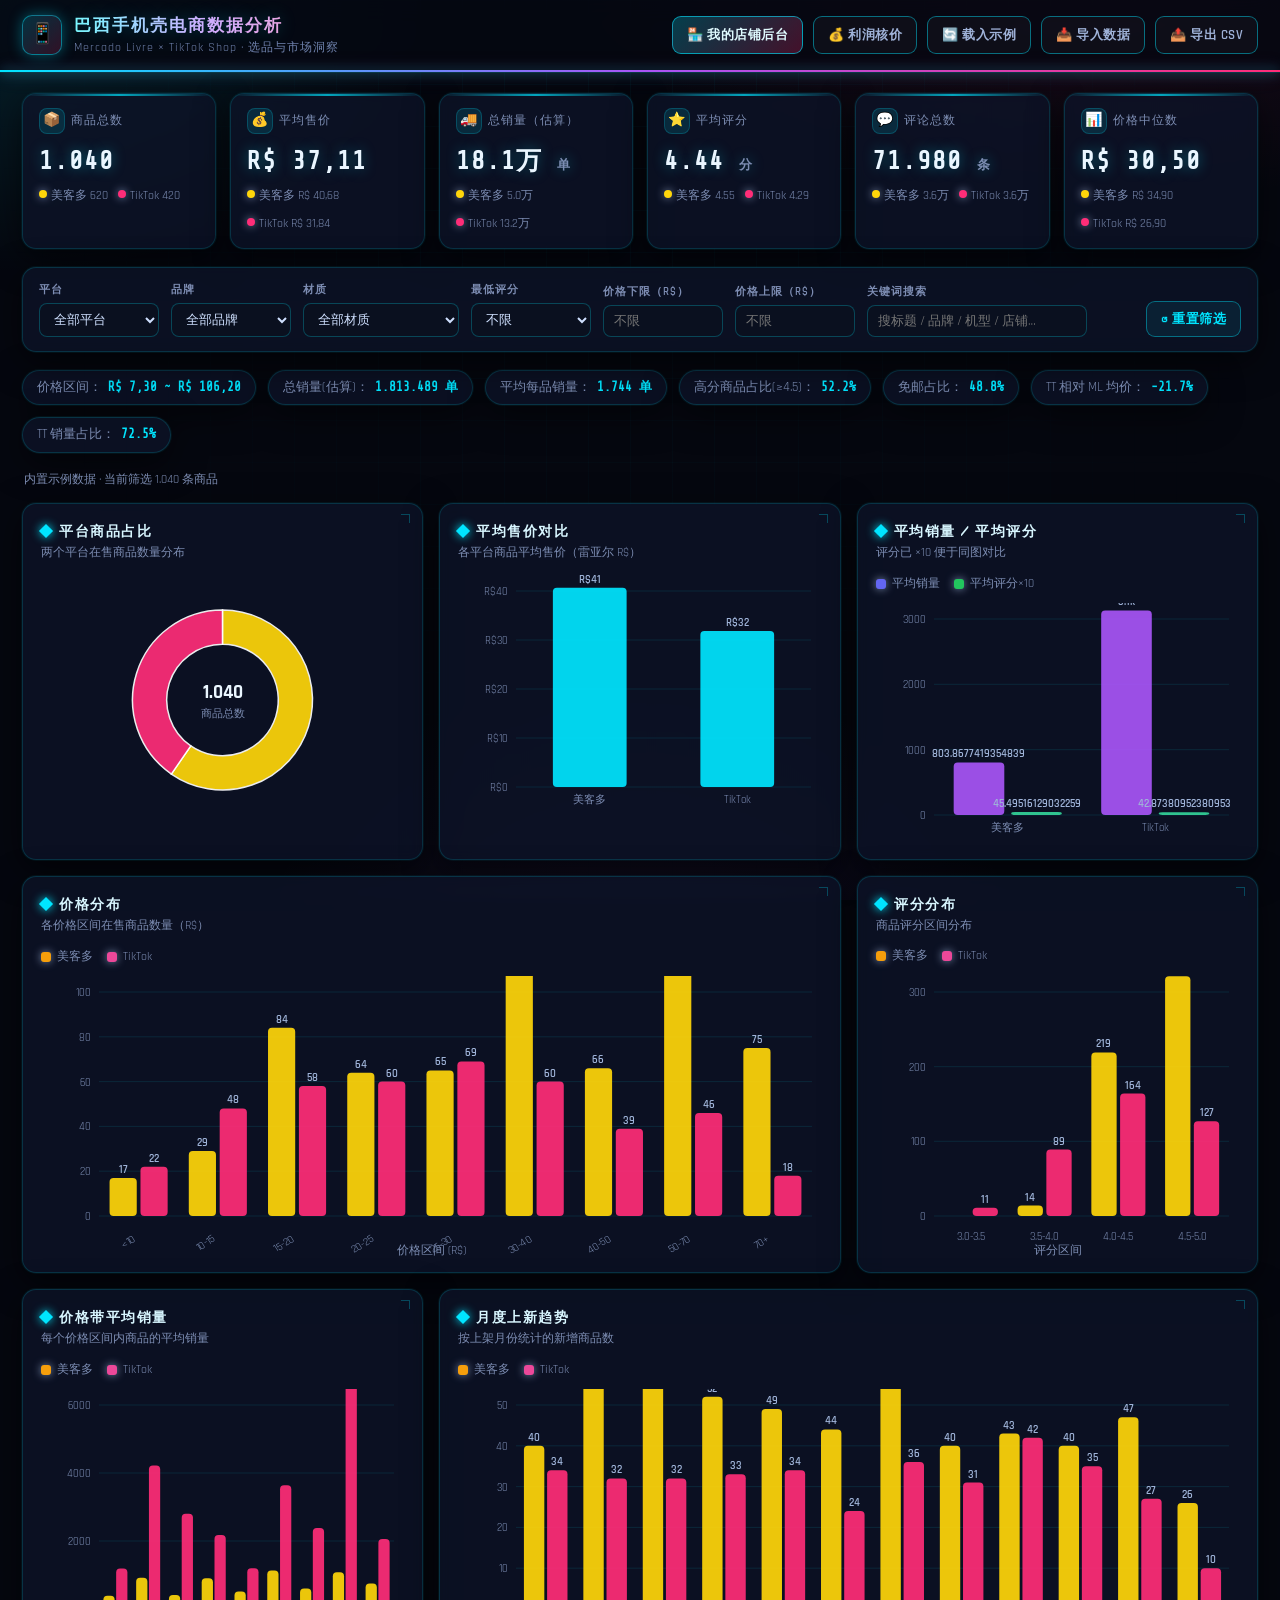
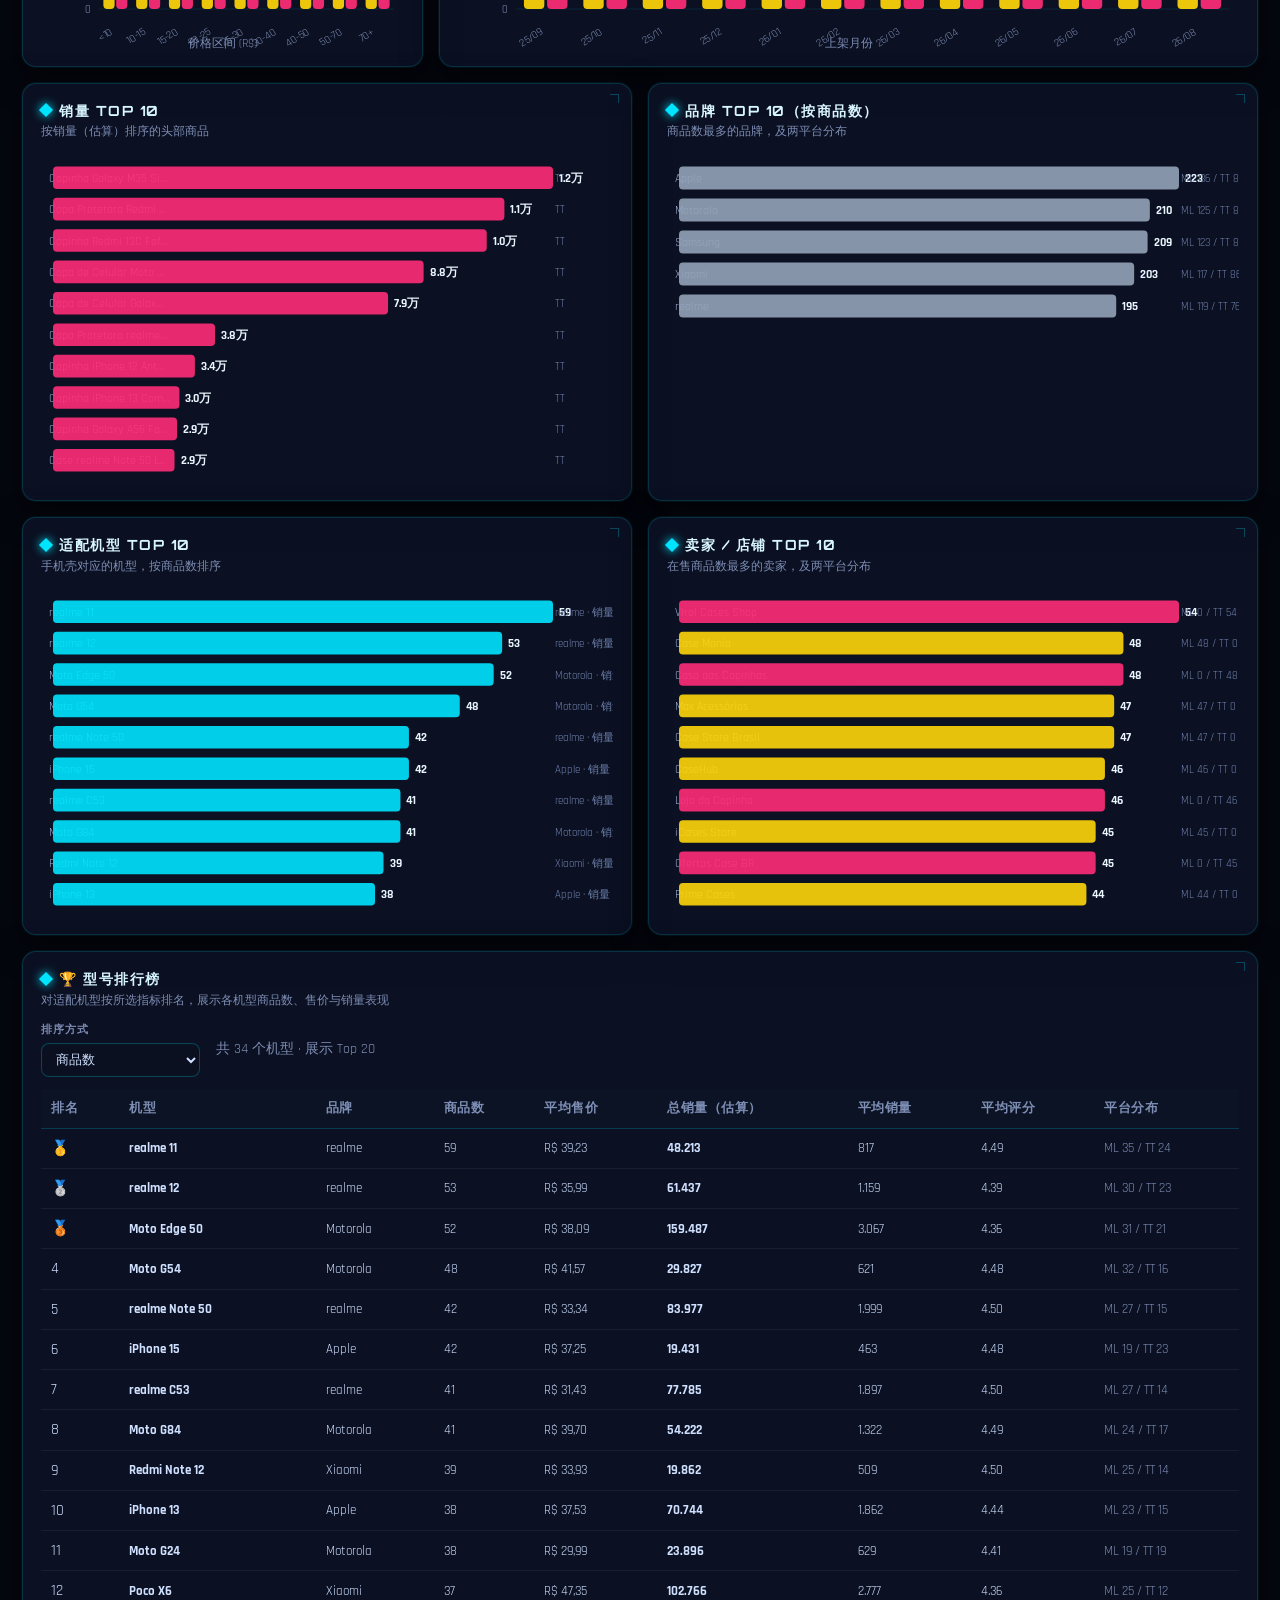
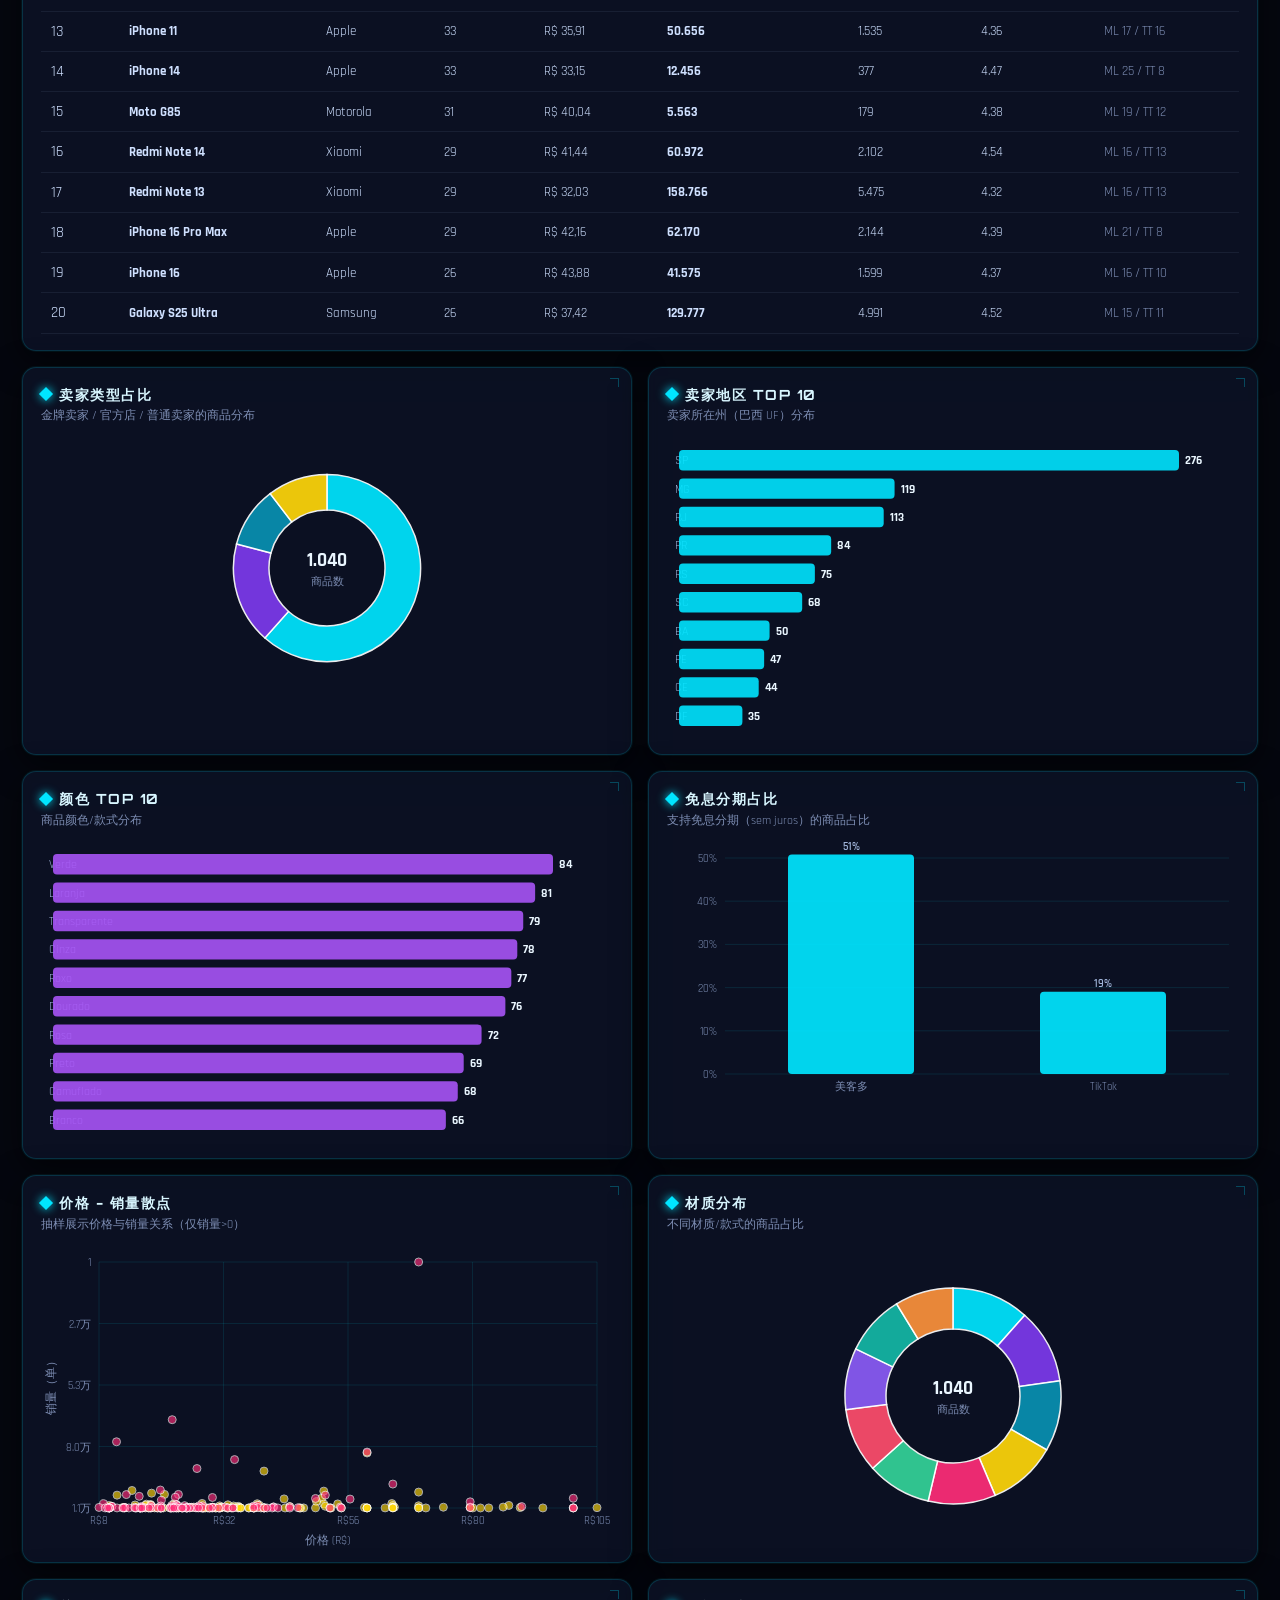
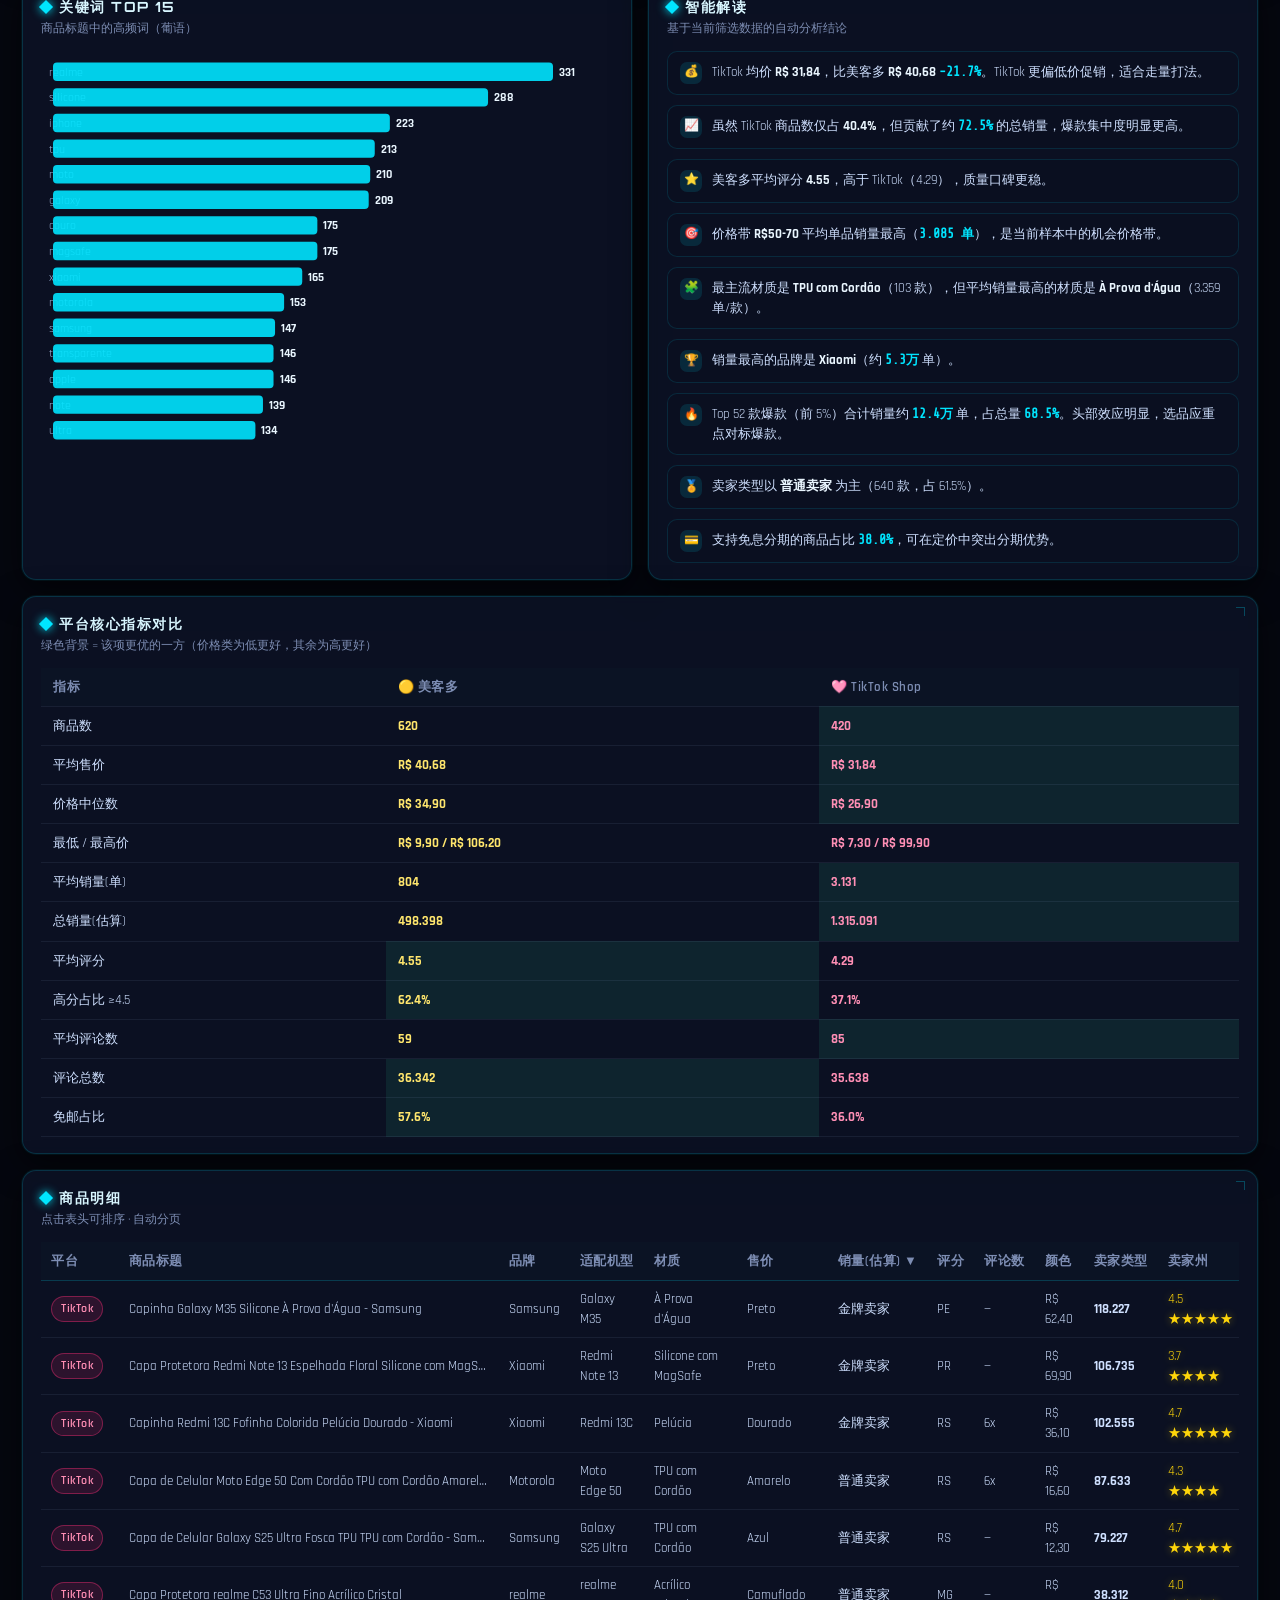
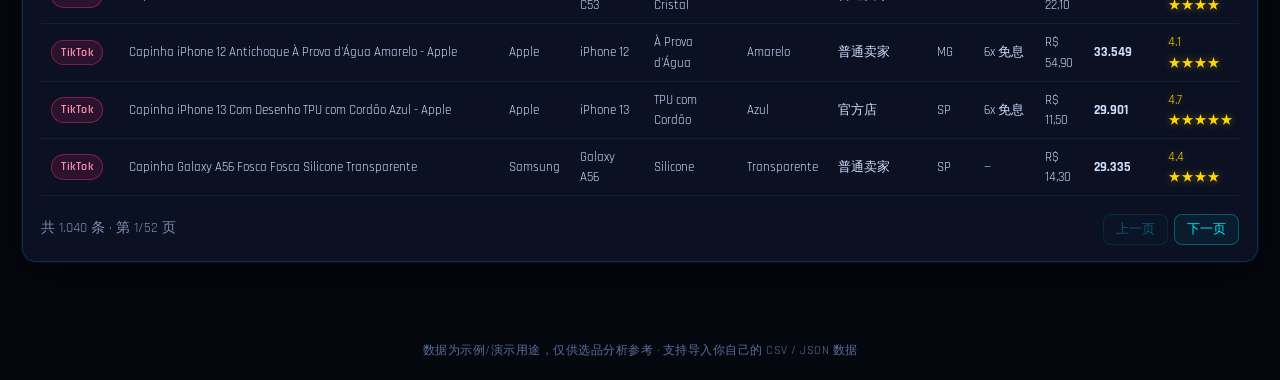
<file: index.html>
<!DOCTYPE html>
<html lang="zh-CN">
<head>
<meta charset="UTF-8">
<meta name="viewport" content="width=device-width, initial-scale=1">
<title>巴西手机壳电商数据分析 · 美客多 &amp; TikTok</title>
<link rel="preconnect" href="https://fonts.googleapis.com">
<link rel="preconnect" href="https://fonts.gstatic.com" crossorigin>
<link href="https://fonts.googleapis.com/css2?family=Orbitron:wght@500;700;800&family=Rajdhani:wght@400;600;700&family=Share+Tech+Mono&display=swap" rel="stylesheet">
<link rel="stylesheet" href="css/style.css">
</head>
<body>

<!-- 顶部 -->
<header class="app-header">
  <div class="header-inner">
    <div class="brand">
      <div class="logo">📱</div>
      <div>
        <h1>巴西手机壳电商数据分析</h1>
        <div class="sub">Mercado Livre × TikTok Shop · 选品与市场洞察</div>
      </div>
    </div>
    <div class="header-actions">
      <a class="btn btn-primary" href="seller.html">🏪 我的店铺后台</a>
            <a class="btn btn-ghost" href="pricing.html">💰 利润核价</a>
<button class="btn btn-ghost" id="btn-sample">🔄 载入示例</button>
      <button class="btn btn-ghost" id="btn-import">📥 导入数据</button>
      <button class="btn btn-ghost" id="btn-export">📤 导出 CSV</button>
    </div>
  </div>
</header>

<main class="main">

  <!-- 指标卡 -->
  <section class="kpi-grid">
    <div class="kpi-card" id="kpi-total">
      <div class="kpi-label"><span class="kpi-icon">📦</span>商品总数</div>
      <div class="kpi-value">–</div>
      <div class="kpi-sub"></div>
    </div>
    <div class="kpi-card" id="kpi-price">
      <div class="kpi-label"><span class="kpi-icon">💰</span>平均售价</div>
      <div class="kpi-value">–</div>
      <div class="kpi-sub"></div>
    </div>
    <div class="kpi-card" id="kpi-sales">
      <div class="kpi-label"><span class="kpi-icon">🚚</span>总销量（估算）</div>
      <div class="kpi-value">–</div>
      <div class="kpi-sub"></div>
    </div>
    <div class="kpi-card" id="kpi-rating">
      <div class="kpi-label"><span class="kpi-icon">⭐</span>平均评分</div>
      <div class="kpi-value">–</div>
      <div class="kpi-sub"></div>
    </div>
    <div class="kpi-card" id="kpi-reviews">
      <div class="kpi-label"><span class="kpi-icon">💬</span>评论总数</div>
      <div class="kpi-value">–</div>
      <div class="kpi-sub"></div>
    </div>
    <div class="kpi-card" id="kpi-median">
      <div class="kpi-label"><span class="kpi-icon">📊</span>价格中位数</div>
      <div class="kpi-value">–</div>
      <div class="kpi-sub"></div>
    </div>
  </section>

  <!-- 筛选 -->
  <section class="filter-bar">
    <div class="filter-group">
      <label>平台</label>
      <select id="f-platform">
        <option value="all">全部平台</option>
        <option value="Mercado Livre">美客多</option>
        <option value="TikTok Shop">TikTok Shop</option>
      </select>
    </div>
    <div class="filter-group">
      <label>品牌</label>
      <select id="f-brand"></select>
    </div>
    <div class="filter-group">
      <label>材质</label>
      <select id="f-material"></select>
    </div>
    <div class="filter-group">
      <label>最低评分</label>
      <select id="f-rating">
        <option value="0">不限</option>
        <option value="3">3.0 分以上</option>
        <option value="3.5">3.5 分以上</option>
        <option value="4">4.0 分以上</option>
        <option value="4.5">4.5 分以上</option>
      </select>
    </div>
    <div class="filter-group input-price">
      <label>价格下限（R$）</label>
      <input id="f-min-price" type="number" min="0" placeholder="不限">
    </div>
    <div class="filter-group input-price">
      <label>价格上限（R$）</label>
      <input id="f-max-price" type="number" min="0" placeholder="不限">
    </div>
    <div class="filter-group search">
      <label>关键词搜索</label>
      <input id="f-keyword" type="text" placeholder="搜标题 / 品牌 / 机型 / 店铺…">
    </div>
    <button class="btn btn-soft filter-reset" id="btn-reset">↺ 重置筛选</button>
  </section>

  <!-- 汇总 -->
  <div class="summary-strip" id="summary-strip"></div>
  <div class="muted" id="range-info" style="font-size:12px;margin:2px 2px 14px"></div>

  <!-- 图表 -->
  <section class="charts-grid">

    <div class="panel col-4">
      <h2>平台商品占比</h2>
      <div class="panel-desc">两个平台在售商品数量分布</div>
      <div class="chart-box" id="chart-platform"></div>
    </div>

    <div class="panel col-4">
      <h2>平均售价对比</h2>
      <div class="panel-desc">各平台商品平均售价（雷亚尔 R$）</div>
      <div class="chart-box" id="chart-avg-price"></div>
    </div>

    <div class="panel col-4">
      <h2>平均销量 / 平均评分</h2>
      <div class="panel-desc">评分已 ×10 便于同图对比</div>
      <div class="legend">
        <span class="lg-item"><span class="lg-swatch" style="background:#6366f1"></span>平均销量</span>
        <span class="lg-item"><span class="lg-swatch" style="background:#22c55e"></span>平均评分×10</span>
      </div>
      <div class="chart-box" id="chart-avg-sales"></div>
    </div>

    <div class="panel col-8">
      <h2>价格分布</h2>
      <div class="panel-desc">各价格区间在售商品数量（R$）</div>
      <div class="legend">
        <span class="lg-item"><span class="lg-swatch" style="background:#f59e0b"></span>美客多</span>
        <span class="lg-item"><span class="lg-swatch" style="background:#ec4899"></span>TikTok</span>
      </div>
      <div class="chart-box" id="chart-price-hist"></div>
    </div>

    <div class="panel col-4">
      <h2>评分分布</h2>
      <div class="panel-desc">商品评分区间分布</div>
      <div class="legend">
        <span class="lg-item"><span class="lg-swatch" style="background:#f59e0b"></span>美客多</span>
        <span class="lg-item"><span class="lg-swatch" style="background:#ec4899"></span>TikTok</span>
      </div>
      <div class="chart-box" id="chart-rating-hist"></div>
    </div>

    <div class="panel col-4">
      <h2>价格带平均销量</h2>
      <div class="panel-desc">每个价格区间内商品的平均销量</div>
      <div class="legend">
        <span class="lg-item"><span class="lg-swatch" style="background:#f59e0b"></span>美客多</span>
        <span class="lg-item"><span class="lg-swatch" style="background:#ec4899"></span>TikTok</span>
      </div>
      <div class="chart-box" id="chart-band-sales"></div>
    </div>

    <div class="panel col-8">
      <h2>月度上新趋势</h2>
      <div class="panel-desc">按上架月份统计的新增商品数</div>
      <div class="legend">
        <span class="lg-item"><span class="lg-swatch" style="background:#f59e0b"></span>美客多</span>
        <span class="lg-item"><span class="lg-swatch" style="background:#ec4899"></span>TikTok</span>
      </div>
      <div class="chart-box" id="chart-monthly"></div>
    </div>

    <div class="panel col-6">
      <h2>销量 Top 10</h2>
      <div class="panel-desc">按销量（估算）排序的头部商品</div>
      <div class="chart-box" id="chart-top-sales"></div>
    </div>

    <div class="panel col-6">
      <h2>品牌 Top 10（按商品数）</h2>
      <div class="panel-desc">商品数最多的品牌，及两平台分布</div>
      <div class="chart-box" id="chart-top-brands"></div>
    </div>

    <div class="panel col-6">
      <h2>适配机型 Top 10</h2>
      <div class="panel-desc">手机壳对应的机型，按商品数排序</div>
      <div class="chart-box" id="chart-top-models"></div>
    </div>

    <div class="panel col-6">
      <h2>卖家 / 店铺 Top 10</h2>
      <div class="panel-desc">在售商品数最多的卖家，及两平台分布</div>
      <div class="chart-box" id="chart-top-sellers"></div>
    </div>

    <div class="panel col-12">
      <h2>🏆 型号排行榜</h2>
      <div class="panel-desc">对适配机型按所选指标排名，展示各机型商品数、售价与销量表现</div>
      <div class="rank-toolbar">
        <div class="filter-group">
          <label>排序方式</label>
          <select id="model-rank-sort">
            <option value="n">商品数</option>
            <option value="sales">总销量</option>
            <option value="avgSales">平均销量</option>
            <option value="avgRating">平均评分</option>
            <option value="avgPrice">平均售价（低→高）</option>
          </select>
        </div>
        <span class="muted" id="model-rank-count"></span>
      </div>
      <div class="table-wrap">
        <table class="data-table">
          <thead>
            <tr>
              <th>排名</th><th>机型</th><th>品牌</th><th>商品数</th><th>平均售价</th>
              <th>总销量（估算）</th><th>平均销量</th><th>平均评分</th><th>平台分布</th>
            </tr>
          </thead>
          <tbody id="model-rank-body"></tbody>
        </table>
      </div>
    </div>

    <div class="panel col-6">
      <h2>卖家类型占比</h2>
      <div class="panel-desc">金牌卖家 / 官方店 / 普通卖家的商品分布</div>
      <div class="chart-box" id="chart-seller-type"></div>
    </div>

    <div class="panel col-6">
      <h2>卖家地区 Top 10</h2>
      <div class="panel-desc">卖家所在州（巴西 UF）分布</div>
      <div class="chart-box" id="chart-state-dist"></div>
    </div>

    <div class="panel col-6">
      <h2>颜色 Top 10</h2>
      <div class="panel-desc">商品颜色/款式分布</div>
      <div class="chart-box" id="chart-color-dist"></div>
    </div>

    <div class="panel col-6">
      <h2>免息分期占比</h2>
      <div class="panel-desc">支持免息分期（sem juros）的商品占比</div>
      <div class="chart-box" id="chart-install-free"></div>
    </div>

    <div class="panel col-6">
      <h2>价格 - 销量散点</h2>
      <div class="panel-desc">抽样展示价格与销量关系（仅销量&gt;0）</div>
      <div class="chart-box" id="chart-scatter"></div>
    </div>

    <div class="panel col-6">
      <h2>材质分布</h2>
      <div class="panel-desc">不同材质/款式的商品占比</div>
      <div class="chart-box" id="chart-materials"></div>
    </div>

    <div class="panel col-6">
      <h2>关键词 Top 15</h2>
      <div class="panel-desc">商品标题中的高频词（葡语）</div>
      <div class="chart-box" id="chart-keywords"></div>
    </div>

    <div class="panel col-6">
      <h2>智能解读</h2>
      <div class="panel-desc">基于当前筛选数据的自动分析结论</div>
      <ul class="insights" id="insights"></ul>
    </div>

    <div class="panel col-12">
      <h2>平台核心指标对比</h2>
      <div class="panel-desc">绿色背景 = 该项更优的一方（价格类为低更好，其余为高更好）</div>
      <div class="table-wrap">
        <table class="compare-table">
          <thead>
            <tr><th>指标</th><th>🟡 美客多</th><th>🩷 TikTok Shop</th></tr>
          </thead>
          <tbody id="compare-body"></tbody>
        </table>
      </div>
    </div>

    <div class="panel col-12">
      <h2>商品明细</h2>
      <div class="panel-desc">点击表头可排序 · 自动分页</div>
      <div class="table-wrap" style="max-height:560px;overflow:auto">
        <table class="data-table">
          <thead id="table-head"></thead>
          <tbody id="table-body"></tbody>
        </table>
      </div>
      <div class="pager" id="pager"><span id="table-count" style="display:none"></span></div>
    </div>

  </section>
</main>

<footer class="app-footer">
  数据为示例/演示用途，仅供选品分析参考 · 支持导入你自己的 CSV / JSON 数据
</footer>

<!-- 导入弹窗 -->
<div class="modal-mask" id="modal-import">
  <div class="modal">
    <button class="mask-close" data-close aria-label="关闭">✕</button>
    <h3>📥 导入数据</h3>
    <div class="modal-sub">支持 <b>.csv</b> 或 <b>.json</b> 文件；导入后替换当前数据，可随时点「载入示例」恢复。</div>
    <div class="drop" id="import-drop">
      <div style="font-size:30px">📂</div>
      <div><b>点击选择文件</b>，或将文件拖拽到此处</div>
      <div class="muted" style="font-size:12px;margin-top:4px">推荐 UTF-8 编码</div>
      <input type="file" id="import-file" accept=".csv,.json">
    </div>
    <div class="form-row">
      <label>或直接粘贴 JSON 数据</label>
      <textarea id="import-json" placeholder='[{"platform":"Mercado Livre","title":"Capa de Celular ...","price_brl":24.9,"sales":1500,"rating":4.7}]'></textarea>
    </div>
    <div class="hint">
      字段说明：<code>platform</code>（Mercado Livre / TikTok Shop）、<code>title</code>、<code>brand</code>、<code>model</code>、<code>material</code>、
      <code>price_brl</code>、<code>sales</code>、<code>rating</code>、<code>reviews</code>、<code>seller</code>、<code>listed_date</code>、<code>shipping_free</code>。
      <button class="btn btn-soft" id="btn-template" style="padding:3px 9px;font-size:12px;margin-left:6px">⬇ 下载 CSV 模板</button>
    </div>
    <div class="modal-actions">
      <button class="btn btn-ghost" data-close>取消</button>
      <button class="btn btn-soft" id="btn-apply-json">载入粘贴数据</button>
    </div>
  </div>
</div>

<script src="js/data.js"></script>
<script src="js/charts.js"></script>
<script src="js/app.js"></script>
</body>
</html>
</file>
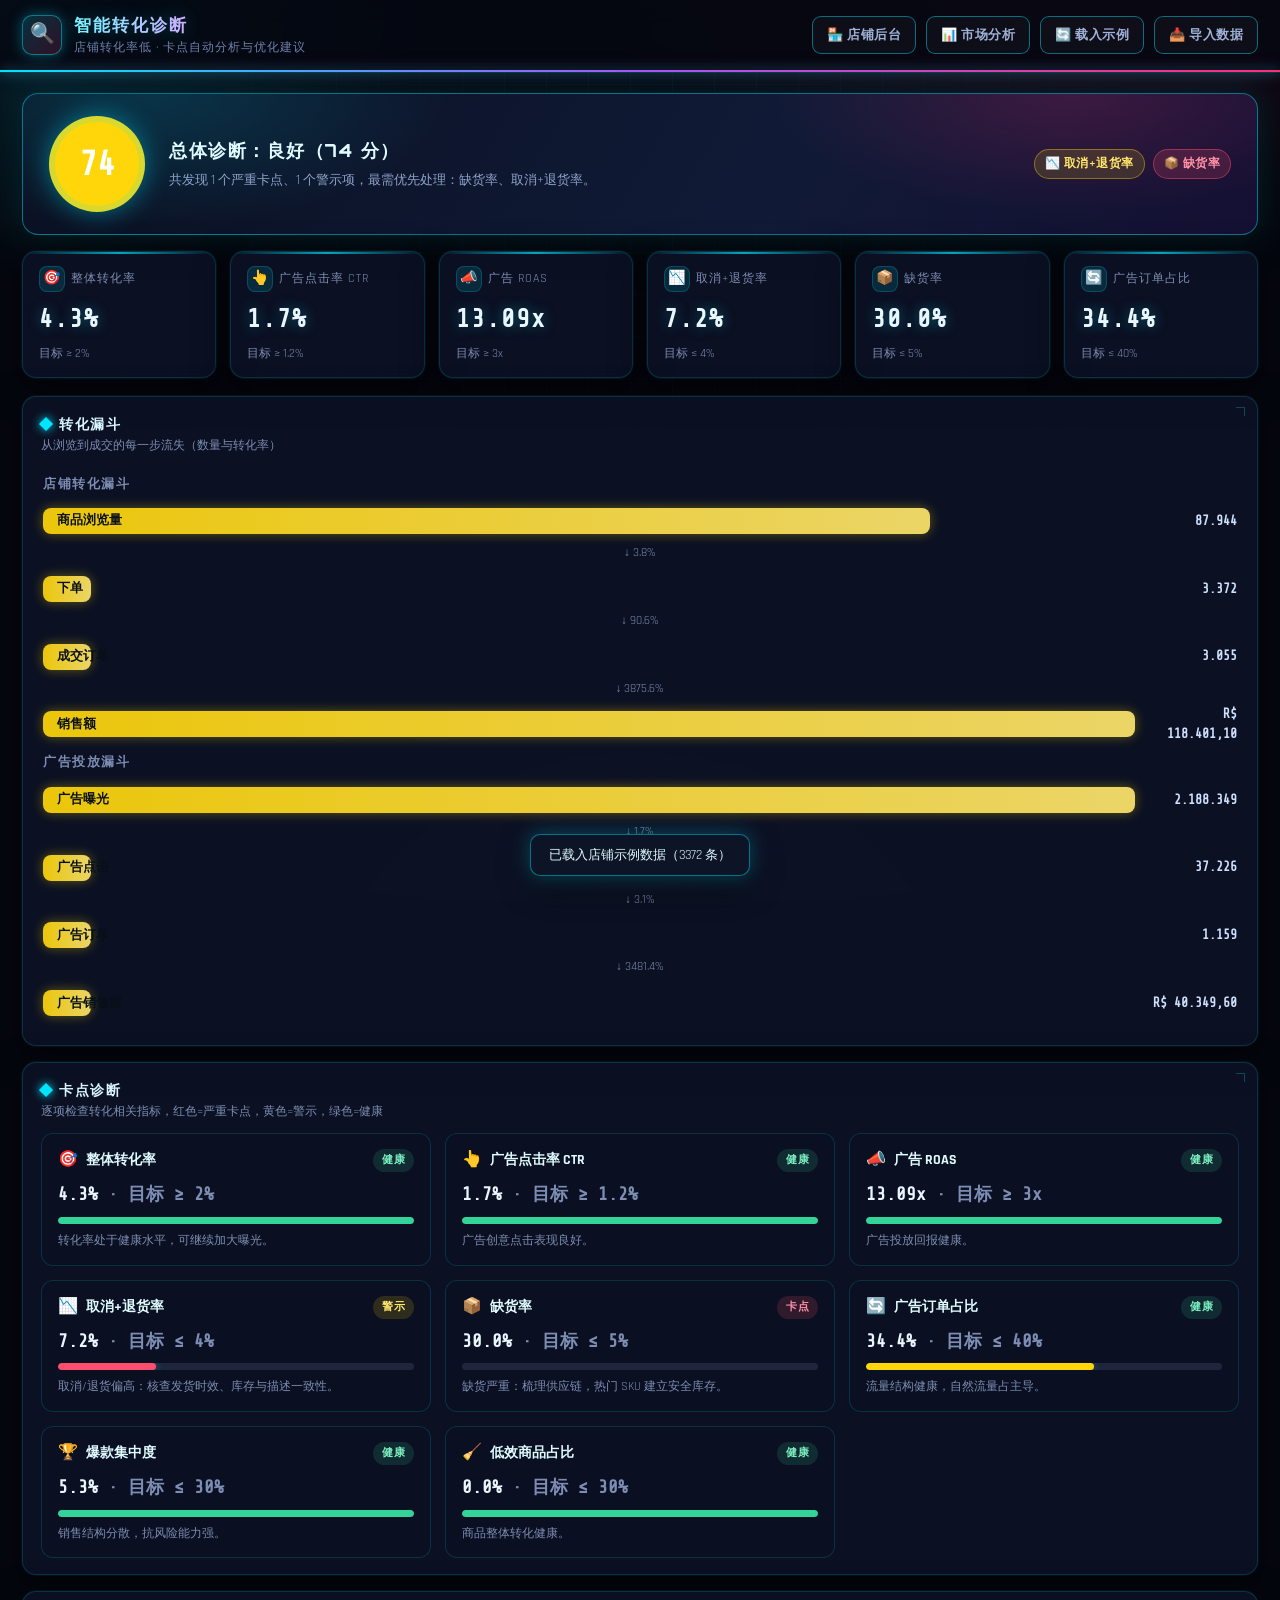
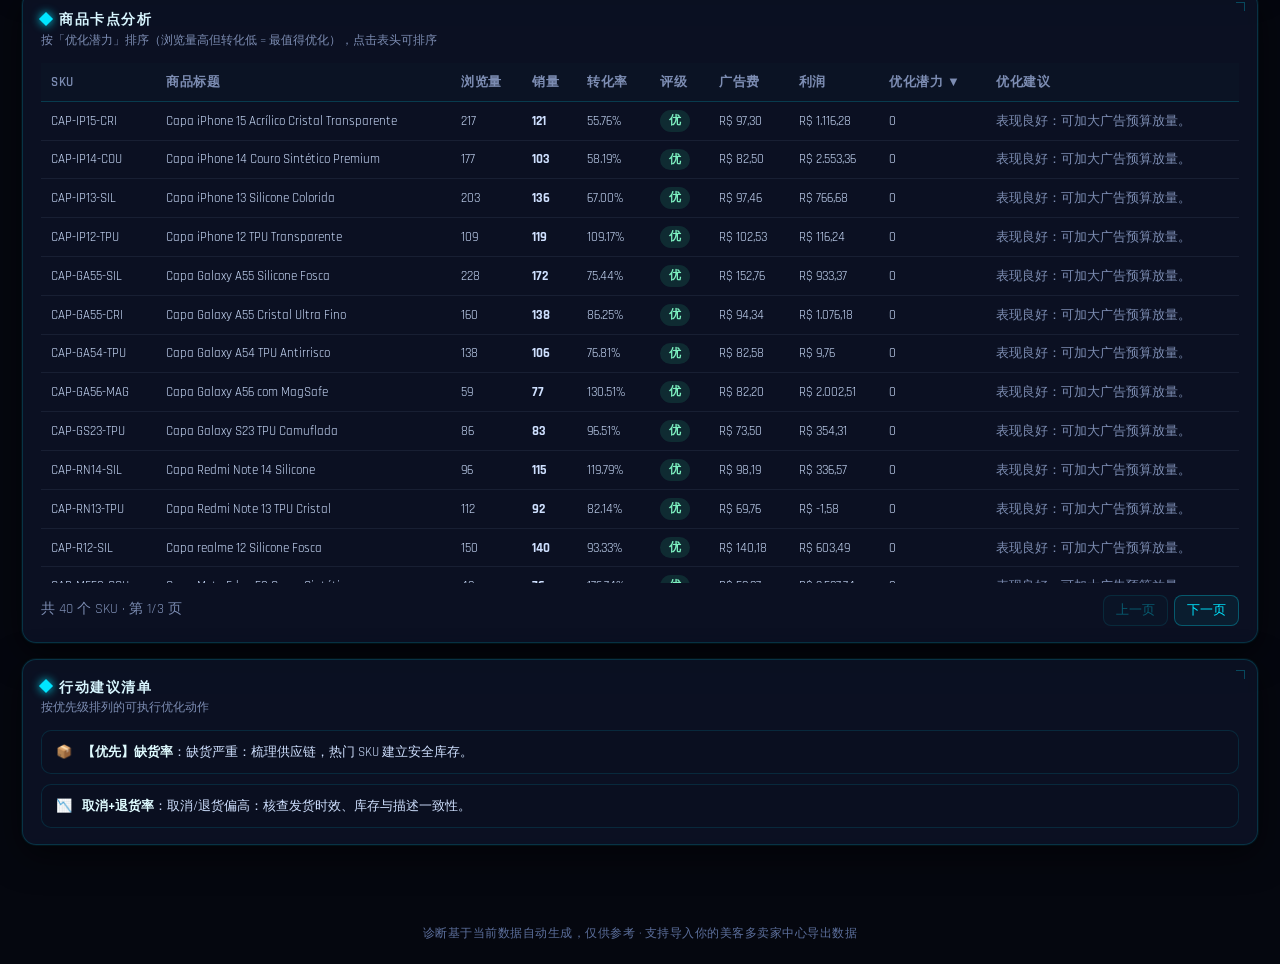
<file: diagnose.html>
<!DOCTYPE html>
<html lang="zh-CN">
<head>
<meta charset="UTF-8">
<meta name="viewport" content="width=device-width, initial-scale=1">
<title>智能转化诊断 · 店铺卡点分析</title>
<link rel="preconnect" href="https://fonts.googleapis.com">
<link rel="preconnect" href="https://fonts.gstatic.com" crossorigin>
<link href="https://fonts.googleapis.com/css2?family=Orbitron:wght@500;700;800&family=Rajdhani:wght@400;600;700&family=Share+Tech+Mono&display=swap" rel="stylesheet">
<link rel="stylesheet" href="css/style.css">
</head>
<body>

<header class="app-header">
  <div class="header-inner">
    <div class="brand">
      <div class="logo">🔍</div>
      <div>
        <h1>智能转化诊断</h1>
        <div class="sub">店铺转化率低 · 卡点自动分析与优化建议</div>
      </div>
    </div>
    <div class="header-actions">
      <a class="btn btn-ghost" href="seller.html">🏪 店铺后台</a>
      <a class="btn btn-ghost" href="index.html">📊 市场分析</a>
      <button class="btn btn-ghost" id="btn-sample">🔄 载入示例</button>
      <button class="btn btn-ghost" id="btn-import">📥 导入数据</button>
    </div>
  </div>
</header>

<main class="main">

  <!-- 总得分 -->
  <div class="score-banner" id="score-banner">
    <div class="score-ring" id="score-ring">–</div>
    <div class="score-info">
      <div class="score-title" id="score-title">诊断中…</div>
      <div class="score-desc" id="score-desc">基于当前数据自动评估店铺转化健康度</div>
    </div>
    <div class="score-tags" id="score-tags"></div>
  </div>

  <!-- 指标卡 -->
  <section class="kpi-grid" style="margin-top:16px">
    <div class="kpi-card" id="kpi-conv">
      <div class="kpi-label"><span class="kpi-icon">🎯</span>整体转化率</div>
      <div class="kpi-value">–</div>
      <div class="kpi-sub">目标 ≥ 2%</div>
    </div>
    <div class="kpi-card" id="kpi-ctr">
      <div class="kpi-label"><span class="kpi-icon">👆</span>广告点击率 CTR</div>
      <div class="kpi-value">–</div>
      <div class="kpi-sub">目标 ≥ 1.2%</div>
    </div>
    <div class="kpi-card" id="kpi-roas">
      <div class="kpi-label"><span class="kpi-icon">📣</span>广告 ROAS</div>
      <div class="kpi-value">–</div>
      <div class="kpi-sub">目标 ≥ 3x</div>
    </div>
    <div class="kpi-card" id="kpi-bad">
      <div class="kpi-label"><span class="kpi-icon">📉</span>取消+退货率</div>
      <div class="kpi-value">–</div>
      <div class="kpi-sub">目标 ≤ 4%</div>
    </div>
    <div class="kpi-card" id="kpi-ostock">
      <div class="kpi-label"><span class="kpi-icon">📦</span>缺货率</div>
      <div class="kpi-value">–</div>
      <div class="kpi-sub">目标 ≤ 5%</div>
    </div>
    <div class="kpi-card" id="kpi-adshare">
      <div class="kpi-label"><span class="kpi-icon">🔄</span>广告订单占比</div>
      <div class="kpi-value">–</div>
      <div class="kpi-sub">目标 ≤ 40%</div>
    </div>
  </section>

  <!-- 漏斗 -->
  <section class="charts-grid" style="margin-top:16px">
    <div class="panel col-12">
      <h2>转化漏斗</h2>
      <div class="panel-desc">从浏览到成交的每一步流失（数量与转化率）</div>
      <div class="funnel-wrap">
        <div class="funnel-title">店铺转化漏斗</div>
        <div class="funnel" id="funnel-store"></div>
        <div class="funnel-title mt8">广告投放漏斗</div>
        <div class="funnel" id="funnel-ads"></div>
      </div>
    </div>

    <div class="panel col-12">
      <h2>卡点诊断</h2>
      <div class="panel-desc">逐项检查转化相关指标，红色=严重卡点，黄色=警示，绿色=健康</div>
      <div class="checks-grid" id="checks-grid"></div>
    </div>

    <div class="panel col-12">
      <h2>商品卡点分析</h2>
      <div class="panel-desc">按「优化潜力」排序（浏览量高但转化低 = 最值得优化），点击表头可排序</div>
      <div class="table-wrap" style="max-height:520px;overflow:auto">
        <table class="data-table">
          <thead id="p-head"></thead>
          <tbody id="p-body"></tbody>
        </table>
      </div>
      <div class="pager" id="pager"><span id="p-count" style="display:none"></span></div>
    </div>

    <div class="panel col-12">
      <h2>行动建议清单</h2>
      <div class="panel-desc">按优先级排列的可执行优化动作</div>
      <ol class="action-list" id="action-list"></ol>
    </div>
  </section>
</main>

<footer class="app-footer">
  诊断基于当前数据自动生成，仅供参考 · 支持导入你的美客多卖家中心导出数据
</footer>

<!-- 导入弹窗 -->
<div class="modal-mask" id="modal-import">
  <div class="modal">
    <button class="mask-close" data-close aria-label="关闭">✕</button>
    <h3>📥 导入店铺数据</h3>
    <div class="modal-sub">与店铺后台页使用同一份数据格式（订单/浏览/广告/库存）。</div>
    <div class="drop" id="import-drop">
      <div style="font-size:30px">📂</div>
      <div><b>点击选择文件</b>，或将文件拖拽到此处</div>
      <div class="muted" style="font-size:12px;margin-top:4px">推荐 UTF-8 编码</div>
      <input type="file" id="import-file" accept=".csv,.json">
    </div>
    <div class="form-row">
      <label>或直接粘贴 JSON 数据</label>
      <textarea id="import-json" placeholder='[{"date":"2026-08-01","sku":"CAP-IP15-SIL","title":"...","qty":2,"unit_price":24.9,"revenue":49.8,"status":"Concluída","views":120,"ad_spend":2.5}]'></textarea>
    </div>
    <div class="hint">
      字段说明：<code>date</code>、<code>order_id</code>、<code>sku</code>、<code>title</code>、<code>qty</code>、<code>unit_price</code>、
      <code>revenue</code>、<code>status</code>、<code>views</code>、<code>ad_spend</code>、<code>ad_impressions</code>、<code>ad_clicks</code>、
      <code>channel</code>、<code>profit</code>、<code>stock</code> 等（兼容葡语列名）。
    </div>
    <div class="modal-actions">
      <button class="btn btn-ghost" data-close>取消</button>
      <button class="btn btn-soft" id="btn-apply-json">载入粘贴数据</button>
    </div>
  </div>
</div>

<script src="js/charts.js"></script>
<script src="js/seller-data.js"></script>
<script src="js/diagnose-app.js"></script>
</body>
</html>
</file>
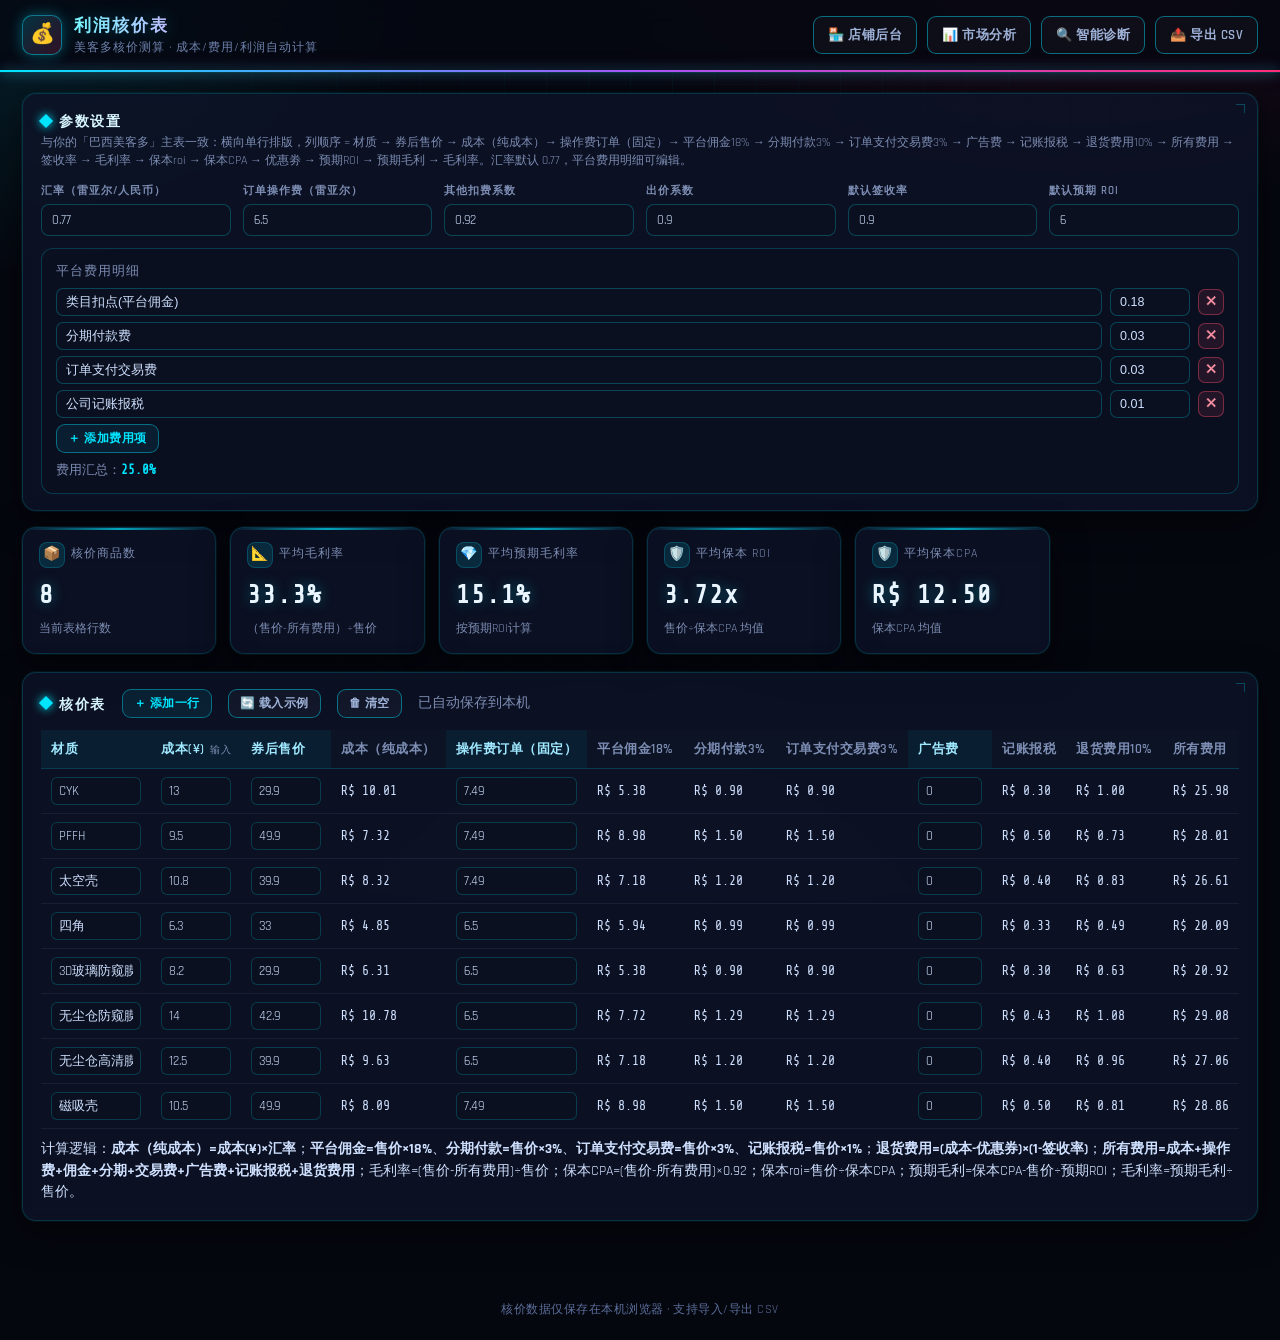
<file: pricing.html>
<!DOCTYPE html>
<html lang="zh-CN">
<head>
<meta charset="UTF-8">
<meta name="viewport" content="width=device-width, initial-scale=1">
<title>利润核价表 · 美客多</title>
<link rel="preconnect" href="https://fonts.googleapis.com">
<link rel="preconnect" href="https://fonts.gstatic.com" crossorigin>
<link href="https://fonts.googleapis.com/css2?family=Orbitron:wght@500;700;800&family=Rajdhani:wght@400;600;700&family=Share+Tech+Mono&display=swap" rel="stylesheet">
<link rel="stylesheet" href="css/style.css">
</head>
<body>

<header class="app-header">
  <div class="header-inner">
    <div class="brand">
      <div class="logo">💰</div>
      <div>
        <h1>利润核价表</h1>
        <div class="sub">美客多核价测算 · 成本/费用/利润自动计算</div>
      </div>
    </div>
    <div class="header-actions">
      <a class="btn btn-ghost" href="seller.html">🏪 店铺后台</a>
      <a class="btn btn-ghost" href="index.html">📊 市场分析</a>
      <a class="btn btn-ghost" href="diagnose.html">🔍 智能诊断</a>
      <button class="btn btn-ghost" id="btn-export">📤 导出 CSV</button>
    </div>
  </div>
</header>

<main class="main">

  <!-- 参数设置 -->
  <div class="panel col-12" style="margin-bottom:16px">
    <h2>参数设置</h2>
    <div class="panel-desc">与你的「巴西美客多」主表一致：横向单行排版，列顺序 = 材质 → 券后售价 → 成本（纯成本）→ 操作费订单（固定）→ 平台佣金18% → 分期付款3% → 订单支付交易费3% → 广告费 → 记账报税 → 退货费用10% → 所有费用 → 签收率 → 毛利率 → 保本roi → 保本CPA → 优惠劵 → 预期ROI → 预期毛利 → 毛利率。汇率默认 0.77，平台费用明细可编辑。</div>
    <div class="param-grid" id="param-grid">
      <div class="filter-group"><label>汇率（雷亚尔/人民币）</label><input id="p-rate" type="number" step="0.001" value="0.84"></div>
      <div class="filter-group"><label>订单操作费（雷亚尔）</label><input id="p-orderfee" type="number" step="0.1" value="4"></div>
      <div class="filter-group"><label>其他扣费系数</label><input id="p-other" type="number" step="0.01" value="0.92"></div>
      <div class="filter-group"><label>出价系数</label><input id="p-bid" type="number" step="0.01" value="0.9"></div>
      <div class="filter-group"><label>默认签收率</label><input id="p-delivery" type="number" step="0.01" value="0.9"></div>
      <div class="filter-group"><label>默认预期 ROI</label><input id="p-roi" type="number" step="0.1" value="10"></div>
    </div>
    <div class="param-grid" style="margin-top:12px">
      <div class="fee-box">
        <div class="fee-head">平台费用明细</div>
        <div id="fee-list"></div>
        <button class="btn btn-soft btn-sm" id="fee-add">＋ 添加费用项</button>
        <div class="fee-total">费用汇总：<b id="fee-total">27.5%</b></div>
      </div>
    </div>
  </div>

  <!-- 汇总 -->
  <section class="kpi-grid">
    <div class="kpi-card" id="s-rows"><div class="kpi-label"><span class="kpi-icon">📦</span>核价商品数</div><div class="kpi-value">–</div><div class="kpi-sub">当前表格行数</div></div>
    <div class="kpi-card" id="s-gross"><div class="kpi-label"><span class="kpi-icon">📐</span>平均毛利率</div><div class="kpi-value">–</div><div class="kpi-sub">不开广告 ·（售价-所有费用）÷售价</div></div>
    <div class="kpi-card" id="s-margin"><div class="kpi-label"><span class="kpi-icon">💎</span>平均预期毛利率</div><div class="kpi-value">–</div><div class="kpi-sub">开广告 · 按预期ROI计算</div></div>
    <div class="kpi-card" id="s-roi"><div class="kpi-label"><span class="kpi-icon">🛡️</span>平均保本 ROI</div><div class="kpi-value">–</div><div class="kpi-sub">不开广告 · 保本ROI均值</div></div>
    <div class="kpi-card" id="s-cpa"><div class="kpi-label"><span class="kpi-icon">🛡️</span>平均保本CPA</div><div class="kpi-value">–</div><div class="kpi-sub">最大转化成本均值</div></div>
  </section>

  <!-- 核价表 -->
  <div class="panel col-12" style="margin-top:16px">
    <div class="rank-toolbar">
      <h2 style="margin:0">核价表</h2>
      <button class="btn btn-soft btn-sm" id="btn-add">＋ 添加一行</button>
      <button class="btn btn-ghost btn-sm" id="btn-sample">🔄 载入示例</button>
      <button class="btn btn-ghost btn-sm" id="btn-clear">🗑 清空</button>
      <span class="muted" id="save-tip">已自动保存到本机</span>
    </div>
    <div class="table-wrap" style="max-height:620px;overflow:auto">
      <table class="data-table calc-table">
        <thead id="calc-head"></thead>
        <tbody id="calc-body"></tbody>
      </table>
    </div>
    <div class="hint" style="margin-top:10px">
      计算逻辑：<b>成本（纯成本）=成本(¥)×汇率</b>；<b>平台佣金=售价×18%</b>、<b>分期付款=售价×3%</b>、<b>订单支付交易费=售价×3%</b>、<b>记账报税=售价×1%</b>；<b>退货费用=(成本-优惠券)×(1-签收率)</b>；<b>所有费用=成本+操作费+佣金+分期+交易费+广告费+记账报税+退货费用</b>；毛利率=(售价-所有费用)÷售价；保本CPA=(售价-所有费用)×0.92；保本roi=售价÷保本CPA；预期毛利=保本CPA-售价÷预期ROI；毛利率=预期毛利÷售价。
    </div>
  </div>
</main>

<footer class="app-footer">
  核价数据仅保存在本机浏览器 · 支持导入/导出 CSV
</footer>

<script src="js/pricing-app.js"></script>
</body>
</html>
</file>
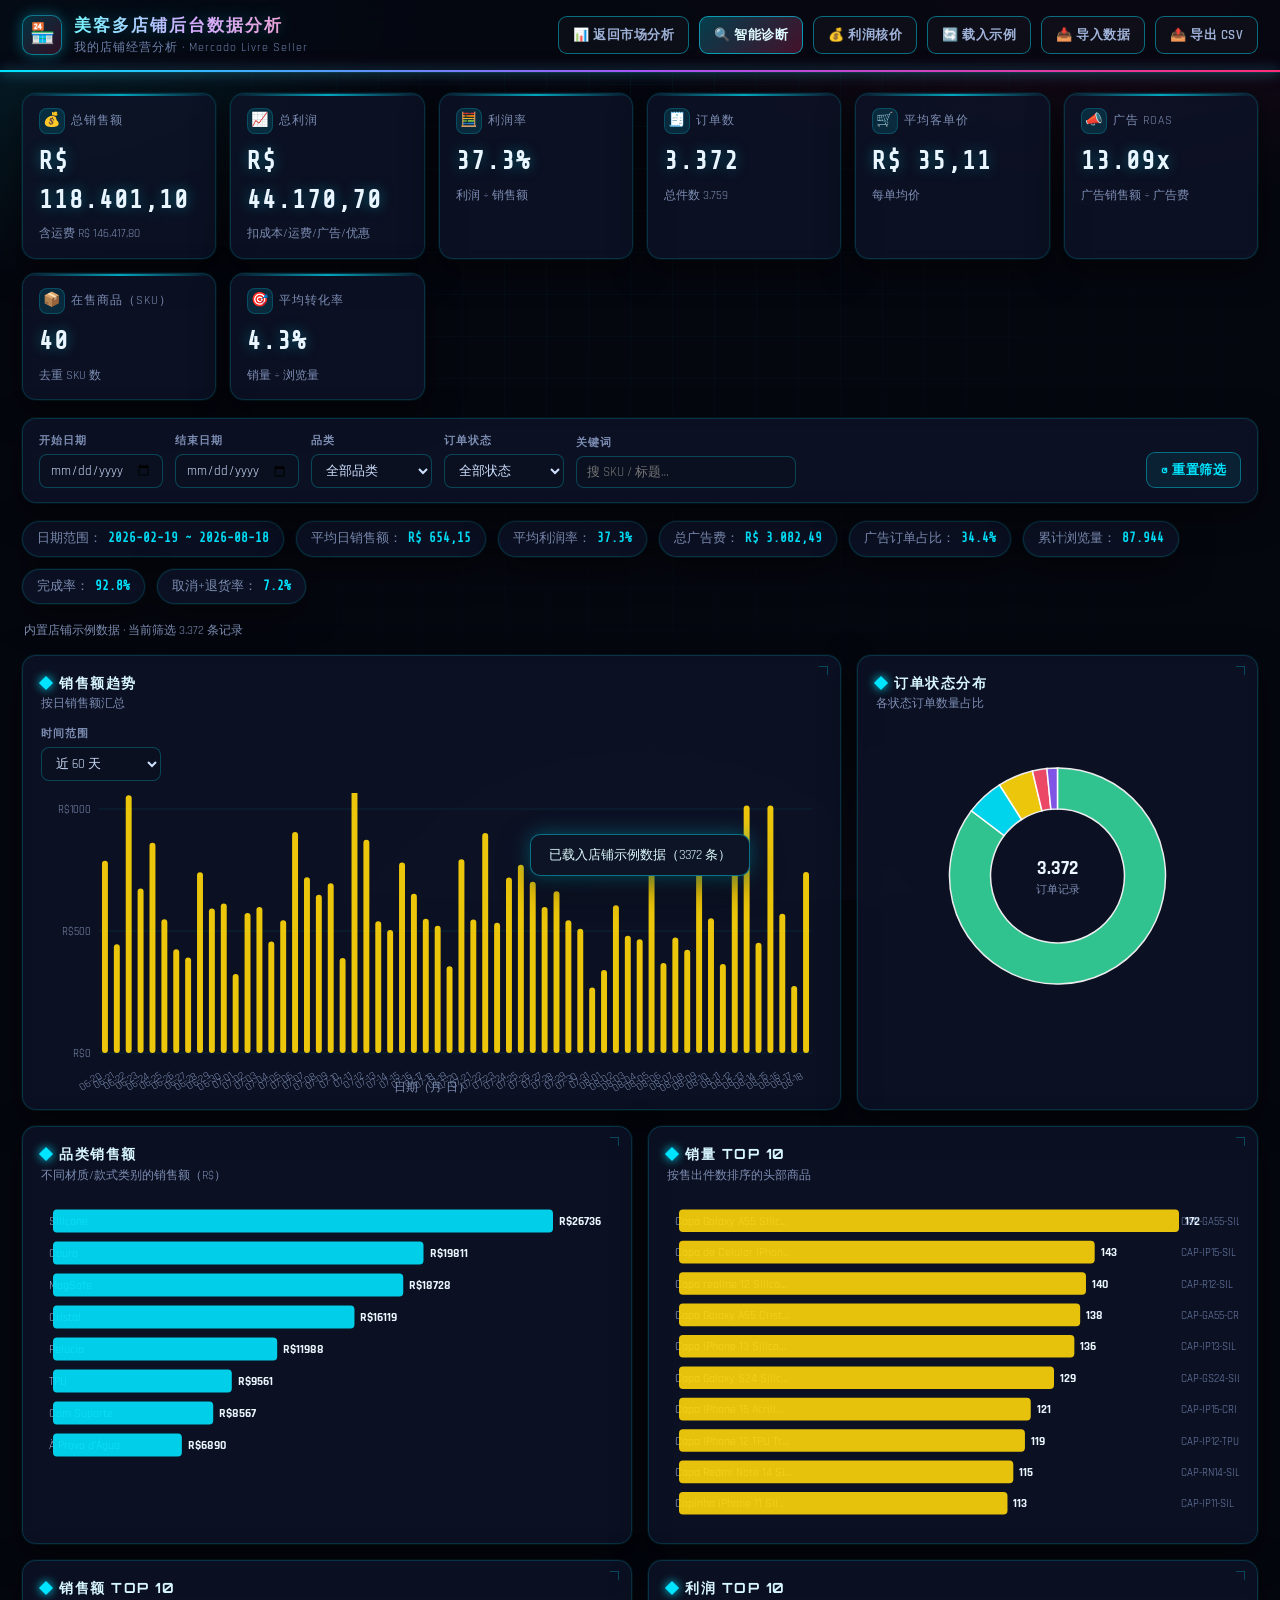
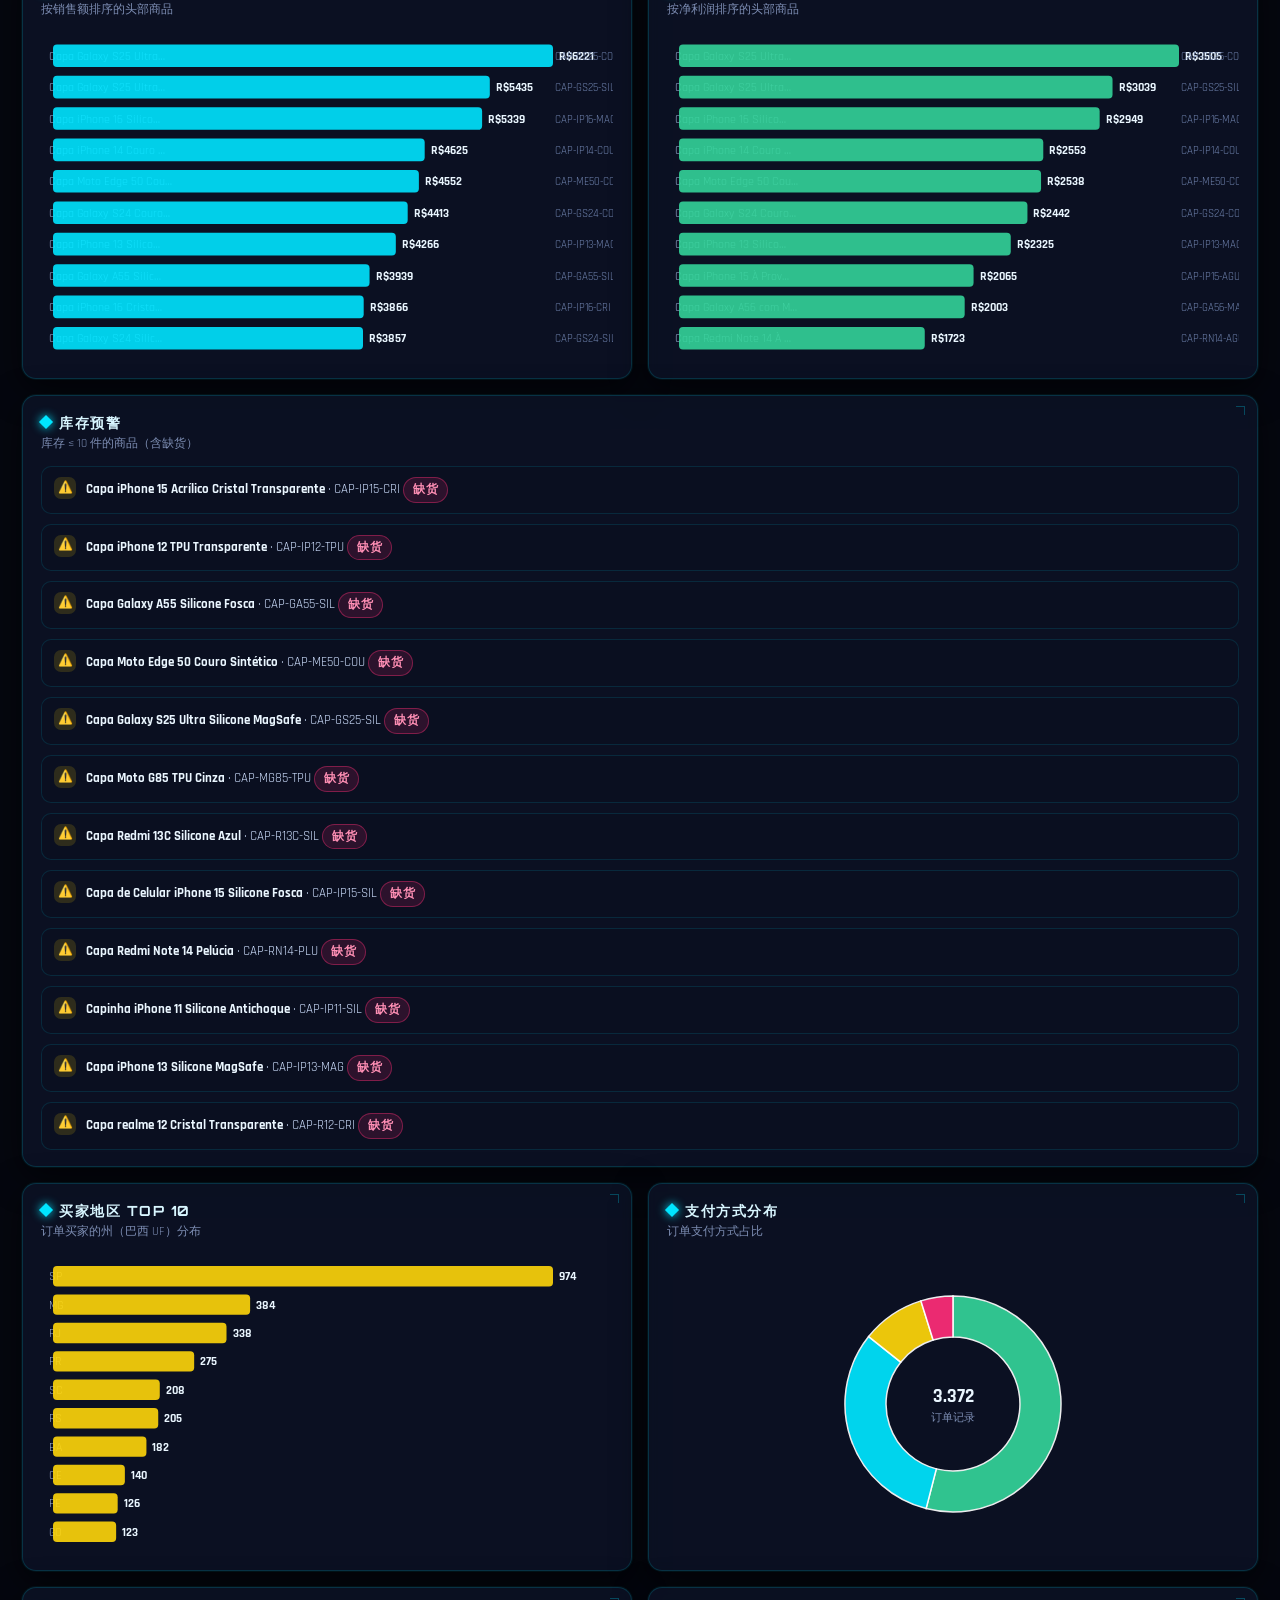
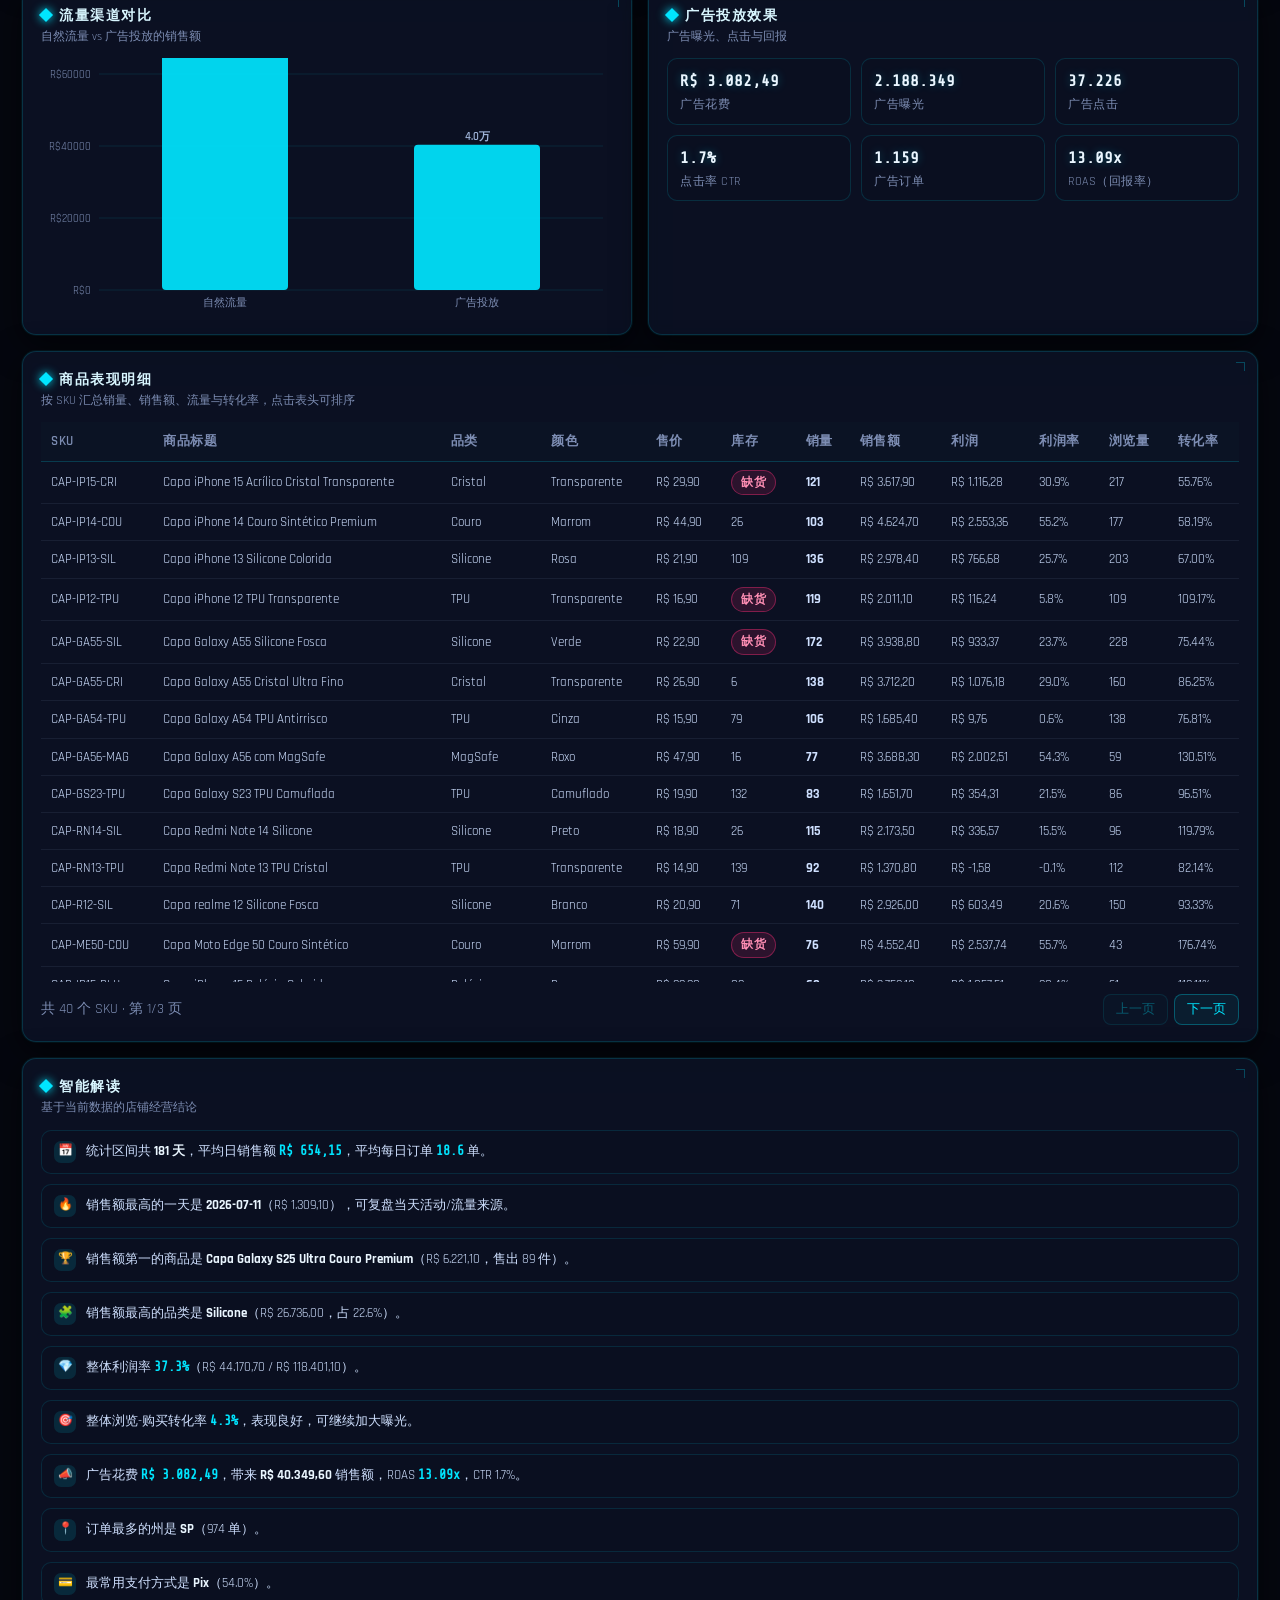
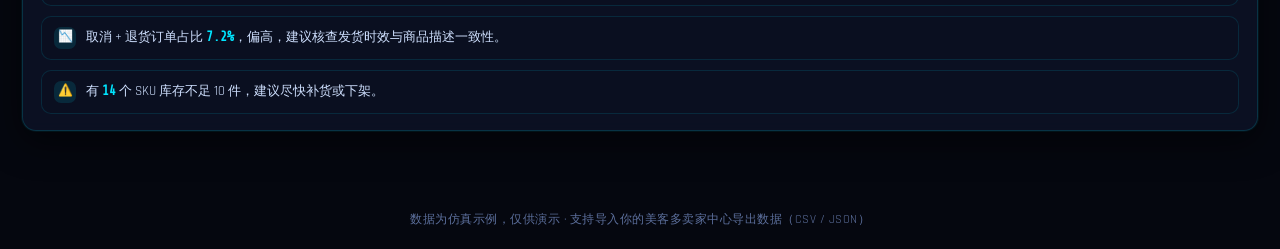
<file: seller.html>
<!DOCTYPE html>
<html lang="zh-CN">
<head>
<meta charset="UTF-8">
<meta name="viewport" content="width=device-width, initial-scale=1">
<title>美客多店铺后台数据分析</title>
<link rel="preconnect" href="https://fonts.googleapis.com">
<link rel="preconnect" href="https://fonts.gstatic.com" crossorigin>
<link href="https://fonts.googleapis.com/css2?family=Orbitron:wght@500;700;800&family=Rajdhani:wght@400;600;700&family=Share+Tech+Mono&display=swap" rel="stylesheet">
<link rel="stylesheet" href="css/style.css">
</head>
<body>

<header class="app-header">
  <div class="header-inner">
    <div class="brand">
      <div class="logo">🏪</div>
      <div>
        <h1>美客多店铺后台数据分析</h1>
        <div class="sub">我的店铺经营分析 · Mercado Livre Seller</div>
      </div>
    </div>
    <div class="header-actions">
      <a class="btn btn-ghost" href="index.html">📊 返回市场分析</a>
      <a class="btn btn-primary" href="diagnose.html">🔍 智能诊断</a>
            <a class="btn btn-ghost" href="pricing.html">💰 利润核价</a>
<button class="btn btn-ghost" id="btn-sample">🔄 载入示例</button>
      <button class="btn btn-ghost" id="btn-import">📥 导入数据</button>
      <button class="btn btn-ghost" id="btn-export">📤 导出 CSV</button>
    </div>
  </div>
</header>

<main class="main">

  <!-- 指标卡 -->
  <section class="kpi-grid">
    <div class="kpi-card" id="kpi-revenue">
      <div class="kpi-label"><span class="kpi-icon">💰</span>总销售额</div>
      <div class="kpi-value">–</div>
      <div class="kpi-sub"></div>
    </div>
    <div class="kpi-card" id="kpi-profit">
      <div class="kpi-label"><span class="kpi-icon">📈</span>总利润</div>
      <div class="kpi-value">–</div>
      <div class="kpi-sub"></div>
    </div>
    <div class="kpi-card" id="kpi-margin">
      <div class="kpi-label"><span class="kpi-icon">🧮</span>利润率</div>
      <div class="kpi-value">–</div>
      <div class="kpi-sub"></div>
    </div>
    <div class="kpi-card" id="kpi-orders">
      <div class="kpi-label"><span class="kpi-icon">🧾</span>订单数</div>
      <div class="kpi-value">–</div>
      <div class="kpi-sub"></div>
    </div>
    <div class="kpi-card" id="kpi-aov">
      <div class="kpi-label"><span class="kpi-icon">🛒</span>平均客单价</div>
      <div class="kpi-value">–</div>
      <div class="kpi-sub"></div>
    </div>
    <div class="kpi-card" id="kpi-roas">
      <div class="kpi-label"><span class="kpi-icon">📣</span>广告 ROAS</div>
      <div class="kpi-value">–</div>
      <div class="kpi-sub"></div>
    </div>
    <div class="kpi-card" id="kpi-products">
      <div class="kpi-label"><span class="kpi-icon">📦</span>在售商品（SKU）</div>
      <div class="kpi-value">–</div>
      <div class="kpi-sub"></div>
    </div>
    <div class="kpi-card" id="kpi-conv">
      <div class="kpi-label"><span class="kpi-icon">🎯</span>平均转化率</div>
      <div class="kpi-value">–</div>
      <div class="kpi-sub"></div>
    </div>
  </section>

  <!-- 筛选 -->
  <section class="filter-bar">
    <div class="filter-group">
      <label>开始日期</label>
      <input id="f-date-from" type="date">
    </div>
    <div class="filter-group">
      <label>结束日期</label>
      <input id="f-date-to" type="date">
    </div>
    <div class="filter-group">
      <label>品类</label>
      <select id="f-category"></select>
    </div>
    <div class="filter-group">
      <label>订单状态</label>
      <select id="f-status">
        <option value="all">全部状态</option>
        <option value="Concluída">已完成</option>
        <option value="Enviada">已发货</option>
        <option value="Pendente">待处理</option>
        <option value="Cancelada">已取消</option>
        <option value="Devolvida">已退货</option>
      </select>
    </div>
    <div class="filter-group search">
      <label>关键词</label>
      <input id="f-keyword" type="text" placeholder="搜 SKU / 标题…">
    </div>
    <button class="btn btn-soft filter-reset" id="btn-reset">↺ 重置筛选</button>
  </section>

  <div class="summary-strip" id="summary-strip"></div>
  <div class="muted" id="range-info" style="font-size:12px;margin:2px 2px 14px"></div>

  <section class="charts-grid">

    <div class="panel col-8">
      <h2>销售额趋势</h2>
      <div class="panel-desc">按日销售额汇总</div>
      <div class="rank-toolbar">
        <div class="filter-group">
          <label>时间范围</label>
          <select id="trend-days">
            <option value="30">近 30 天</option>
            <option value="60" selected>近 60 天</option>
            <option value="90">近 90 天</option>
          </select>
        </div>
      </div>
      <div class="chart-box" id="chart-trend"></div>
    </div>

    <div class="panel col-4">
      <h2>订单状态分布</h2>
      <div class="panel-desc">各状态订单数量占比</div>
      <div class="chart-box" id="chart-status"></div>
    </div>

    <div class="panel col-6">
      <h2>品类销售额</h2>
      <div class="panel-desc">不同材质/款式类别的销售额（R$）</div>
      <div class="chart-box" id="chart-category"></div>
    </div>

    <div class="panel col-6">
      <h2>销量 Top 10</h2>
      <div class="panel-desc">按售出件数排序的头部商品</div>
      <div class="chart-box" id="chart-top-qty"></div>
    </div>

    <div class="panel col-6">
      <h2>销售额 Top 10</h2>
      <div class="panel-desc">按销售额排序的头部商品</div>
      <div class="chart-box" id="chart-top-rev"></div>
    </div>

    <div class="panel col-6">
      <h2>利润 Top 10</h2>
      <div class="panel-desc">按净利润排序的头部商品</div>
      <div class="chart-box" id="chart-top-profit"></div>
    </div>

    <div class="panel col-12">
      <h2>库存预警</h2>
      <div class="panel-desc">库存 ≤ 10 件的商品（含缺货）</div>
      <ul class="insights" id="stock-warn"></ul>
    </div>

    <div class="panel col-6">
      <h2>买家地区 Top 10</h2>
      <div class="panel-desc">订单买家的州（巴西 UF）分布</div>
      <div class="chart-box" id="chart-region"></div>
    </div>

    <div class="panel col-6">
      <h2>支付方式分布</h2>
      <div class="panel-desc">订单支付方式占比</div>
      <div class="chart-box" id="chart-payment"></div>
    </div>

    <div class="panel col-6">
      <h2>流量渠道对比</h2>
      <div class="panel-desc">自然流量 vs 广告投放的销售额</div>
      <div class="chart-box" id="chart-channel"></div>
    </div>

    <div class="panel col-6">
      <h2>广告投放效果</h2>
      <div class="panel-desc">广告曝光、点击与回报</div>
      <div class="ads-grid" id="ads-panel"></div>
    </div>

    <div class="panel col-12">
      <h2>商品表现明细</h2>
      <div class="panel-desc">按 SKU 汇总销量、销售额、流量与转化率，点击表头可排序</div>
      <div class="table-wrap" style="max-height:560px;overflow:auto">
        <table class="data-table">
          <thead id="perf-head"></thead>
          <tbody id="perf-body"></tbody>
        </table>
      </div>
      <span id="perf-count" style="display:none"></span>
      <div class="pager" id="pager"></div>
    </div>

    <div class="panel col-12">
      <h2>智能解读</h2>
      <div class="panel-desc">基于当前数据的店铺经营结论</div>
      <ul class="insights" id="insights"></ul>
    </div>

  </section>
</main>

<footer class="app-footer">
  数据为仿真示例，仅供演示 · 支持导入你的美客多卖家中心导出数据（CSV / JSON）
</footer>

<!-- 导入弹窗 -->
<div class="modal-mask" id="modal-import">
  <div class="modal">
    <button class="mask-close" data-close aria-label="关闭">✕</button>
    <h3>📥 导入店铺数据</h3>
    <div class="modal-sub">支持 <b>.csv</b> 或 <b>.json</b>；导入后替换当前数据，可点「载入示例」恢复。</div>
    <div class="drop" id="import-drop">
      <div style="font-size:30px">📂</div>
      <div><b>点击选择文件</b>，或将文件拖拽到此处</div>
      <div class="muted" style="font-size:12px;margin-top:4px">推荐 UTF-8 编码</div>
      <input type="file" id="import-file" accept=".csv,.json">
    </div>
    <div class="form-row">
      <label>或直接粘贴 JSON 数据</label>
      <textarea id="import-json" placeholder='[{"date":"2026-08-01","sku":"CAP-IP15-SIL","title":"...","qty":2,"unit_price":24.9,"revenue":49.8,"status":"Concluída","views":120,"stock":85}]'></textarea>
    </div>
    <div class="hint">
      字段说明：<code>date</code>（订单日期）、<code>order_id</code>、<code>sku</code>、<code>title</code>、<code>category</code>、<code>qty</code>（件数）、
      <code>unit_price</code>（单价）、<code>revenue</code>（销售额）、<code>shipping_fee</code>（运费）、<code>status</code>（状态）、
      <code>views</code>（当日浏览量）、<code>stock</code>（库存）。也兼容葡语列名。
      <button class="btn btn-soft" id="btn-template" style="padding:3px 9px;font-size:12px;margin-left:6px">⬇ 下载 CSV 模板</button>
    </div>
    <div class="modal-actions">
      <button class="btn btn-ghost" data-close>取消</button>
      <button class="btn btn-soft" id="btn-apply-json">载入粘贴数据</button>
    </div>
  </div>
</div>

<script src="js/charts.js"></script>
<script src="js/seller-data.js"></script>
<script src="js/seller-app.js"></script>
</body>
</html>
</file>
<file: css/style.css>
/* =========================================================
 * 赛博朋克 · 霓虹科技风主题
 * ========================================================= */
:root {
  --bg: #05070f;
  --bg2: #0a0f1e;
  --card: rgba(13, 20, 40, .78);
  --card-solid: #0d1426;
  --border: rgba(0, 229, 255, .16);
  --border-strong: rgba(0, 229, 255, .45);
  --text: #cfe0ff;
  --muted: #7d8db3;
  --cyan: #00e5ff;
  --pink: #ff2d78;
  --purple: #a855f7;
  --yellow: #ffd60a;
  --green: #34d399;
  --red: #ff4d6d;
  --glow-cyan: 0 0 14px rgba(0, 229, 255, .35);
  --glow-pink: 0 0 14px rgba(255, 45, 120, .35);
  --shadow: 0 0 0 1px rgba(0,229,255,.06), 0 10px 34px rgba(0,0,0,.55);
  --radius: 14px;
  --font-head: "Orbitron", "Rajdhani", "Segoe UI", "Microsoft YaHei", sans-serif;
  --font-body: "Rajdhani", "Segoe UI", "PingFang SC", "Microsoft YaHei", Arial, sans-serif;
  --font-mono: "Share Tech Mono", Consolas, monospace;
}
* { box-sizing: border-box; margin: 0; padding: 0; }
html { font-size: 14px; }
body {
  font-family: var(--font-body);
  background:
    radial-gradient(900px 500px at 85% -10%, rgba(255, 45, 120, .12), transparent 60%),
    radial-gradient(800px 500px at 0% 0%, rgba(0, 229, 255, .12), transparent 55%),
    radial-gradient(700px 700px at 50% 120%, rgba(168, 85, 247, .10), transparent 60%),
    var(--bg);
  background-attachment: fixed;
  color: var(--text);
  line-height: 1.55;
  min-height: 100vh;
}
body::before {
  content: ""; position: fixed; inset: 0; z-index: -1; pointer-events: none;
  background-image:
    linear-gradient(rgba(0,229,255,.05) 1px, transparent 1px),
    linear-gradient(90deg, rgba(0,229,255,.05) 1px, transparent 1px);
  background-size: 42px 42px;
  mask-image: radial-gradient(ellipse at 50% 0%, rgba(0,0,0,.8), transparent 75%);
}
a { color: var(--cyan); text-decoration: none; }
button { font-family: inherit; cursor: pointer; }
::-webkit-scrollbar { width: 10px; height: 10px; }
::-webkit-scrollbar-track { background: #080d1a; }
::-webkit-scrollbar-thumb { background: #1d2c4e; border-radius: 6px; }
::-webkit-scrollbar-thumb:hover { background: #2a3f6e; }

/* ============ 顶部 ============ */
.app-header {
  position: sticky; top: 0; z-index: 30;
  background: rgba(5, 8, 18, .82);
  backdrop-filter: blur(12px);
  border-bottom: 1px solid var(--border);
  box-shadow: 0 0 24px rgba(0, 229, 255, .10);
}
.app-header::after {
  content: ""; display: block; height: 2px;
  background: linear-gradient(90deg, var(--cyan), var(--purple), var(--pink));
  box-shadow: 0 0 12px rgba(0,229,255,.6), 0 0 18px rgba(255,45,120,.4);
}
.header-inner {
  max-width: 1440px; margin: 0 auto; padding: 12px 22px;
  display: flex; align-items: center; gap: 16px; flex-wrap: wrap;
}
.brand { display: flex; align-items: center; gap: 12px; min-width: 0; }
.brand .logo {
  width: 40px; height: 40px; border-radius: 10px; flex: none;
  background: linear-gradient(135deg, rgba(0,229,255,.18), rgba(255,45,120,.18));
  border: 1px solid var(--border-strong);
  display: flex; align-items: center; justify-content: center;
  font-size: 20px;
  box-shadow: var(--glow-cyan);
}
.brand h1 {
  font-family: var(--font-head); font-size: 17px; font-weight: 700;
  letter-spacing: 2px; text-transform: uppercase;
  background: linear-gradient(90deg, #7df9ff, #e0aaff, #ff9ecb);
  -webkit-background-clip: text; background-clip: text; color: transparent;
  text-shadow: 0 0 18px rgba(0,229,255,.25);
  white-space: nowrap;
}
.brand .sub { font-size: 12px; color: #6f82ad; letter-spacing: 1px; margin-top: 1px; }
.header-actions { margin-left: auto; display: flex; gap: 10px; flex-wrap: wrap; }

.btn {
  display: inline-flex; align-items: center; gap: 6px;
  border: 1px solid var(--border-strong); border-radius: 9px;
  padding: 8px 14px; font-size: 13px; font-weight: 600; letter-spacing: .5px;
  background: rgba(0, 229, 255, .06); color: var(--cyan);
  transition: all .15s ease; position: relative;
}
.btn:hover { background: rgba(0, 229, 255, .16); box-shadow: var(--glow-cyan); color: #baf8ff; }
.btn-primary {
  background: linear-gradient(135deg, rgba(0,229,255,.25), rgba(255,45,120,.25));
  border-color: rgba(0,229,255,.6); color: #dffbff;
}
.btn-primary:hover { box-shadow: 0 0 18px rgba(0,229,255,.5), 0 0 18px rgba(255,45,120,.35); }
.btn-ghost { background: rgba(255,255,255,.03); color: #9fb2d8; }
.btn-ghost:hover { background: rgba(0,229,255,.1); color: var(--cyan); }
.btn-soft {
  background: rgba(0,229,255,.08); color: var(--cyan);
  border-color: rgba(0,229,255,.4);
}
.btn-soft:hover { background: rgba(0,229,255,.18); box-shadow: var(--glow-cyan); }
.btn:disabled { opacity: .4; cursor: not-allowed; box-shadow: none; }

/* ============ 主体 ============ */
.main { max-width: 1440px; margin: 0 auto; padding: 20px 22px 60px; }

/* 指标卡 */
.kpi-grid {
  display: grid; grid-template-columns: repeat(6, 1fr); gap: 14px; margin-bottom: 18px;
}
@media (max-width: 1200px) { .kpi-grid { grid-template-columns: repeat(3, 1fr); } }
@media (max-width: 640px) { .kpi-grid { grid-template-columns: repeat(2, 1fr); } }
.kpi-card {
  background: var(--card); border: 1px solid var(--border); border-radius: var(--radius);
  padding: 14px 16px; position: relative; overflow: hidden;
  backdrop-filter: blur(6px);
  box-shadow: var(--shadow);
}
.kpi-card::before {
  content: ""; position: absolute; inset: 0 0 auto 0; height: 2px;
  background: linear-gradient(90deg, transparent, var(--cyan), transparent);
  opacity: .7;
}
.kpi-card .kpi-label { font-size: 12px; color: var(--muted); display: flex; align-items: center; gap: 6px; letter-spacing: 1px; }
.kpi-card .kpi-icon {
  width: 26px; height: 26px; border-radius: 8px; display: inline-flex; align-items: center; justify-content: center;
  font-size: 14px; background: rgba(0, 229, 255, .12); border: 1px solid rgba(0,229,255,.2);
}
.kpi-card .kpi-value {
  font-family: var(--font-mono); font-size: 25px; font-weight: 700; margin-top: 8px;
  letter-spacing: 1px; color: #eaf6ff; text-shadow: 0 0 14px rgba(0,229,255,.35);
}
.kpi-card .kpi-value small { font-size: 13px; font-weight: 600; color: var(--muted); font-family: var(--font-body); }
.kpi-card .kpi-sub { font-size: 12px; color: var(--muted); margin-top: 6px; display: flex; gap: 10px; flex-wrap: wrap; }
.kpi-card .kpi-sub .dot { display: inline-block; width: 8px; height: 8px; border-radius: 50%; margin-right: 4px; vertical-align: 1px; box-shadow: 0 0 8px currentColor; }
.kpi-card .delta { font-weight: 600; }

/* 筛选栏 */
.filter-bar {
  background: var(--card); border: 1px solid var(--border); border-radius: var(--radius);
  padding: 14px 16px; margin-bottom: 18px;
  display: flex; gap: 12px; flex-wrap: wrap; align-items: flex-end;
  backdrop-filter: blur(6px); box-shadow: var(--shadow);
}
.filter-group { display: flex; flex-direction: column; gap: 4px; }
.filter-group label { font-size: 11px; color: var(--muted); font-weight: 600; letter-spacing: 1px; }
.filter-group select, .filter-group input {
  border: 1px solid rgba(0,229,255,.25); border-radius: 8px; padding: 7px 10px; font-size: 13px;
  background: #0a101f; color: var(--text); outline: none; min-width: 120px;
  font-family: inherit;
}
.filter-group select:focus, .filter-group input:focus {
  border-color: var(--cyan); box-shadow: 0 0 0 3px rgba(0,229,255,.15), var(--glow-cyan);
}
.filter-group option { background: #0d1426; }
.filter-group.input-price input { width: 92px; }
.filter-group.search input { width: 220px; }
.filter-reset { margin-left: auto; }

/* 汇总条 */
.summary-strip { display: flex; gap: 12px; flex-wrap: wrap; margin-bottom: 18px; }
.summary-chip {
  background: var(--card); border: 1px solid var(--border); border-radius: 999px;
  padding: 7px 14px; font-size: 12.5px; color: var(--muted);
  display: inline-flex; align-items: center; gap: 6px;
  box-shadow: var(--shadow);
}
.summary-chip b { color: var(--cyan); font-family: var(--font-mono); }

/* 图表网格 */
.charts-grid { display: grid; grid-template-columns: repeat(12, 1fr); gap: 16px; }
.panel {
  background: var(--card); border: 1px solid var(--border); border-radius: var(--radius);
  padding: 16px 18px; display: flex; flex-direction: column; position: relative;
  backdrop-filter: blur(6px); box-shadow: var(--shadow);
}
.panel::after {
  content: ""; position: absolute; right: 12px; top: 10px; width: 8px; height: 8px;
  border-right: 1px solid var(--border-strong); border-top: 1px solid var(--border-strong);
  opacity: .6;
}
.panel:hover { border-color: rgba(0,229,255,.35); box-shadow: 0 0 20px rgba(0,229,255,.10), var(--shadow); }
.panel.col-4 { grid-column: span 4; }
.panel.col-6 { grid-column: span 6; }
.panel.col-8 { grid-column: span 8; }
.panel.col-12 { grid-column: span 12; }
@media (max-width: 1000px) { .panel.col-4, .panel.col-6, .panel.col-8, .panel.col-12 { grid-column: span 12; } }
.panel h2 {
  font-family: var(--font-head); font-size: 14px; font-weight: 700; margin-bottom: 2px;
  letter-spacing: 1.5px; text-transform: uppercase; color: #d8f6ff;
  display: flex; align-items: center; gap: 8px;
}
.panel h2::before {
  content: ""; width: 10px; height: 10px; flex: none;
  background: var(--cyan); transform: rotate(45deg);
  box-shadow: 0 0 10px var(--cyan);
}
.panel .panel-desc { font-size: 12px; color: var(--muted); margin-bottom: 12px; }
.chart-box { flex: 1; position: relative; min-height: 240px; }
.chart-box svg { width: 100%; height: 100%; display: block; }
.legend { display: flex; gap: 14px; flex-wrap: wrap; font-size: 12px; color: var(--muted); margin-bottom: 10px; }
.legend .lg-item { display: inline-flex; align-items: center; gap: 6px; }
.legend .lg-swatch { width: 10px; height: 10px; border-radius: 3px; box-shadow: 0 0 8px currentColor; }

/* 表格 */
.table-wrap { overflow-x: auto; }
table.data-table { width: 100%; border-collapse: collapse; font-size: 13px; }
.data-table thead th {
  position: sticky; top: 0; background: #0b1324; color: var(--muted);
  font-weight: 600; text-align: left; padding: 9px 10px; white-space: nowrap;
  border-bottom: 1px solid rgba(0,229,255,.2); cursor: pointer; user-select: none;
  letter-spacing: .5px;
}
.data-table thead th:hover { color: var(--cyan); }
.data-table tbody td { padding: 8px 10px; border-bottom: 1px solid rgba(125,141,179,.12); vertical-align: middle; }
.data-table tbody tr:hover { background: rgba(0, 229, 255, .06); }
.platform-badge {
  display: inline-flex; align-items: center; gap: 5px; padding: 3px 9px; border-radius: 999px;
  font-size: 11.5px; font-weight: 600; white-space: nowrap; letter-spacing: .5px;
}
.platform-badge.ml { background: rgba(255, 214, 10, .14); color: #ffe66d; border: 1px solid rgba(255,214,10,.4); }
.platform-badge.tt { background: rgba(255, 45, 120, .14); color: #ff8fb5; border: 1px solid rgba(255,45,120,.4); }
.title-cell { max-width: 380px; overflow: hidden; text-overflow: ellipsis; white-space: nowrap; }
.rating-stars { color: var(--yellow); text-shadow: 0 0 8px rgba(255,214,10,.4); }
.pager { display: flex; align-items: center; justify-content: space-between; margin-top: 12px; gap: 10px; flex-wrap: wrap; }
.pager .pager-btns { display: flex; gap: 6px; }
.pager button {
  border: 1px solid rgba(0,229,255,.3); background: rgba(0,229,255,.06); border-radius: 8px;
  padding: 6px 12px; font-size: 12.5px; color: var(--cyan);
}
.pager button:hover:not(:disabled) { box-shadow: var(--glow-cyan); background: rgba(0,229,255,.15); }
.pager button:disabled { opacity: .35; cursor: not-allowed; }

/* 对比表 */
.compare-table { width: 100%; border-collapse: collapse; font-size: 13px; }
.compare-table th, .compare-table td { padding: 9px 12px; border-bottom: 1px solid rgba(125,141,179,.12); text-align: left; }
.compare-table th { color: var(--muted); font-weight: 600; background: #0b1324; letter-spacing: .5px; }
.compare-table td.ml { color: #ffe66d; font-weight: 700; }
.compare-table td.tt { color: #ff8fb5; font-weight: 700; }
.compare-table td.winner { background: rgba(52, 211, 153, .10); }

/* 智能解读 */
.insights { list-style: none; display: flex; flex-direction: column; gap: 10px; }
.insights li {
  display: flex; gap: 10px; align-items: flex-start; font-size: 13px;
  padding: 10px 12px; border-radius: 10px; background: rgba(10, 16, 32, .6);
  border: 1px solid rgba(0,229,255,.12);
}
.insights li .ic { flex: none; width: 22px; height: 22px; border-radius: 7px; display: flex; align-items: center; justify-content: center; font-size: 12px; }
.insights li b { color: #eaf6ff; }
.insights li .num { color: var(--cyan); font-weight: 700; font-family: var(--font-mono); }

/* 弹窗 */
.modal-mask {
  position: fixed; inset: 0; background: rgba(2, 6, 16, .7); z-index: 60;
  display: none; align-items: center; justify-content: center; padding: 20px;
  backdrop-filter: blur(6px);
}
.modal-mask.show { display: flex; }
.modal {
  background: #0b1222; border: 1px solid var(--border-strong); border-radius: 16px;
  max-width: 620px; width: 100%; max-height: 86vh; overflow: auto;
  box-shadow: 0 0 40px rgba(0, 229, 255, .2), 0 24px 60px rgba(0,0,0,.6);
  padding: 22px; position: relative;
}
.modal h3 { font-family: var(--font-head); font-size: 15px; letter-spacing: 1px; margin-bottom: 6px; color: #d8f6ff; }
.modal .modal-sub { font-size: 12.5px; color: var(--muted); margin-bottom: 14px; }
.modal .drop {
  border: 2px dashed rgba(0,229,255,.35); border-radius: 12px; padding: 26px; text-align: center;
  color: var(--muted); cursor: pointer; transition: all .15s ease;
}
.modal .drop:hover, .modal .drop.drag { border-color: var(--cyan); background: rgba(0,229,255,.06); color: var(--cyan); }
.modal .drop input { display: none; }
.modal textarea {
  width: 100%; min-height: 160px; border: 1px solid rgba(0,229,255,.25); border-radius: 10px;
  padding: 10px; font-size: 12px; font-family: var(--font-mono); outline: none;
  background: #080d1a; color: var(--text);
}
.modal .form-row { margin-top: 12px; }
.modal .form-row label { font-size: 12px; color: var(--muted); display: block; margin-bottom: 6px; font-weight: 600; letter-spacing: 1px; }
.modal .modal-actions { display: flex; justify-content: flex-end; gap: 10px; margin-top: 16px; }
.modal .modal-actions .btn-ghost { color: #9fb2d8; border-color: rgba(0,229,255,.25); background: rgba(255,255,255,.03); }
.modal .modal-actions .btn-ghost:hover { background: rgba(0,229,255,.1); color: var(--cyan); }
.modal .hint { font-size: 12px; color: var(--muted); background: rgba(10,16,32,.6); border-radius: 8px; padding: 10px 12px; margin-top: 12px; }
.modal .hint code { background: rgba(0,229,255,.1); color: var(--cyan); padding: 1px 5px; border-radius: 4px; font-size: 11.5px; }
.mask-close {
  position: absolute; top: 12px; right: 12px; border: 1px solid rgba(0,229,255,.3);
  background: rgba(0,229,255,.08); width: 28px; height: 28px; border-radius: 8px;
  font-size: 14px; color: var(--cyan); cursor: pointer;
}
.mask-close:hover { background: rgba(0,229,255,.2); }

/* 页脚 */
.app-footer { text-align: center; color: #5c6f9c; font-size: 12px; padding: 20px; letter-spacing: .5px; }

/* 工具提示 */
.chart-tooltip {
  position: absolute; pointer-events: none; z-index: 20;
  background: rgba(5, 10, 22, .95); color: #dffbff; padding: 7px 11px; border-radius: 8px;
  font-size: 12px; line-height: 1.45; white-space: nowrap; opacity: 0;
  transition: opacity .12s ease;
  border: 1px solid rgba(0,229,255,.35);
  box-shadow: 0 0 16px rgba(0,229,255,.25), 0 6px 18px rgba(0,0,0,.5);
}
.chart-tooltip.show { opacity: 1; }

.toast {
  position: fixed; bottom: 24px; left: 50%; transform: translateX(-50%) translateY(20px);
  background: #0d1426; color: #dffbff; padding: 10px 18px; border-radius: 10px; font-size: 13px;
  z-index: 80; opacity: 0; pointer-events: none; transition: all .25s ease;
  border: 1px solid var(--border-strong);
  box-shadow: 0 0 20px rgba(0,229,255,.3), 0 10px 30px rgba(0,0,0,.5);
}
.toast.show { opacity: 1; transform: translateX(-50%) translateY(0); }
.toast.err { background: #2a0b14; border-color: rgba(255,77,109,.6); box-shadow: 0 0 20px rgba(255,77,109,.3); }

.muted { color: var(--muted); }
.center { text-align: center; }
.mt8 { margin-top: 8px; }
.mt16 { margin-top: 16px; }
.flex { display: flex; align-items: center; gap: 8px; }

/* ============ 排行榜 / 工具条 ============ */
.rank-toolbar { display: flex; align-items: center; gap: 16px; margin-bottom: 12px; flex-wrap: wrap; }
.rank-cell { font-size: 15px; }

/* ============ 店铺页：广告指标 ============ */
.ads-grid { display: grid; grid-template-columns: repeat(3, 1fr); gap: 10px; }
.ads-item {
  background: rgba(10, 16, 32, .6); border: 1px solid rgba(0,229,255,.14);
  border-radius: 10px; padding: 10px 12px;
}
.ads-item .v { font-family: var(--font-mono); font-size: 16px; font-weight: 700; color: #eaf6ff; text-shadow: 0 0 10px rgba(0,229,255,.3); }
.ads-item .l { font-size: 11.5px; color: var(--muted); margin-top: 2px; letter-spacing: .5px; }
@media (max-width: 640px) { .ads-grid { grid-template-columns: repeat(2, 1fr); } }

/* ============ 智能诊断页 ============ */
.score-banner {
  background:
    radial-gradient(500px 200px at 85% 0%, rgba(255,45,120,.18), transparent 60%),
    radial-gradient(500px 220px at 10% 0%, rgba(0,229,255,.16), transparent 60%),
    linear-gradient(120deg, #0a1122 0%, #101a36 60%, #151033 100%);
  border: 1px solid var(--border-strong); border-radius: 16px; padding: 22px 26px; color: #dffbff;
  display: flex; align-items: center; gap: 24px; flex-wrap: wrap;
  box-shadow: 0 0 30px rgba(0,229,255,.14), 0 10px 30px rgba(0,0,0,.5);
}
.score-ring {
  width: 96px; height: 96px; border-radius: 50%; flex: none;
  display: flex; align-items: center; justify-content: center;
  font-family: var(--font-mono); font-size: 34px; font-weight: 800; color: #fff;
  box-shadow: inset 0 0 0 6px rgba(0,229,255,.15), 0 0 26px rgba(0,229,255,.45);
}
.score-info { flex: 1; min-width: 240px; }
.score-title { font-family: var(--font-head); font-size: 18px; font-weight: 800; letter-spacing: 1.5px; color: #dffbff; }
.score-desc { font-size: 13px; color: #8fa3cc; margin-top: 6px; line-height: 1.6; }
.score-tags { display: flex; gap: 8px; flex-wrap: wrap; }
.tag { padding: 5px 10px; border-radius: 999px; font-size: 12px; font-weight: 600; letter-spacing: .5px; }
.tag-bad { background: rgba(255,77,109,.18); color: #ff93a6; border: 1px solid rgba(255,77,109,.45); }
.tag-warn { background: rgba(255,214,10,.14); color: #ffe66d; border: 1px solid rgba(255,214,10,.4); }
.tag-good { background: rgba(52,211,153,.14); color: #7df0c0; border: 1px solid rgba(52,211,153,.4); }

.funnel-wrap { padding: 6px 2px; }
.funnel-title { font-family: var(--font-head); font-size: 12.5px; font-weight: 700; color: var(--muted); margin-bottom: 8px; letter-spacing: 1.5px; text-transform: uppercase; }
.funnel-row { display: flex; align-items: center; gap: 12px; height: 40px; position: relative; }
.funnel-bar {
  height: 26px; border-radius: 8px; background: linear-gradient(90deg, #00e5ff, #7df9ff);
  min-width: 14px; opacity: .92; box-shadow: 0 0 12px rgba(0,229,255,.4);
}
.funnel-row:nth-child(odd) .funnel-bar { background: linear-gradient(90deg, #ffd60a, #ffe66d); box-shadow: 0 0 12px rgba(255,214,10,.4); }
.funnel-label { position: absolute; left: 14px; font-size: 12.5px; color: #081018; font-weight: 700; }
.funnel-val { margin-left: auto; font-size: 13px; font-weight: 700; color: var(--text); font-family: var(--font-mono); min-width: 90px; text-align: right; }
.funnel-conv { font-size: 11.5px; color: var(--muted); text-align: center; padding: 3px 0 7px; }

.checks-grid { display: grid; grid-template-columns: repeat(3, 1fr); gap: 14px; }
@media (max-width: 1000px) { .checks-grid { grid-template-columns: repeat(2, 1fr); } }
@media (max-width: 640px) { .checks-grid { grid-template-columns: 1fr; } }
.check-card {
  border: 1px solid rgba(0,229,255,.16); border-radius: 12px; padding: 14px 16px;
  background: rgba(10, 16, 32, .6); display: flex; flex-direction: column; gap: 8px;
  backdrop-filter: blur(4px);
}
.check-card:hover { border-color: rgba(0,229,255,.4); box-shadow: 0 0 16px rgba(0,229,255,.12); }
.check-head { display: flex; align-items: center; gap: 8px; }
.check-icon { font-size: 16px; }
.check-title { font-weight: 700; font-size: 13.5px; flex: 1; color: #dffbff; }
.check-status { font-size: 11px; font-weight: 700; padding: 3px 9px; border-radius: 999px; letter-spacing: .5px; }
.check-status.good { background: rgba(52,211,153,.14); color: #7df0c0; }
.check-status.warn { background: rgba(255,214,10,.14); color: #ffe66d; }
.check-status.bad { background: rgba(255,77,109,.16); color: #ff93a6; }
.check-value { font-family: var(--font-mono); font-size: 18px; font-weight: 800; color: #eaf6ff; }
.check-score-bar { height: 7px; border-radius: 4px; background: rgba(125,141,179,.18); overflow: hidden; }
.check-score-fill { height: 100%; border-radius: 4px; box-shadow: 0 0 8px rgba(0,229,255,.4); }
.check-advice { font-size: 12px; color: var(--muted); line-height: 1.55; }

.rate-badge { display: inline-flex; padding: 2px 9px; border-radius: 999px; font-size: 11.5px; font-weight: 700; }
.rate-badge.r-good { background: rgba(52,211,153,.14); color: #7df0c0; }
.rate-badge.r-warn { background: rgba(255,214,10,.14); color: #ffe66d; }
.rate-badge.r-bad { background: rgba(255,77,109,.16); color: #ff93a6; }

.action-list { list-style: none; display: flex; flex-direction: column; gap: 10px; }
.action-list li {
  display: flex; gap: 10px; align-items: flex-start; font-size: 13px;
  padding: 11px 14px; border-radius: 10px; background: rgba(10, 16, 32, .6);
  border: 1px solid rgba(0,229,255,.12);
}
.action-list li .ic { flex: none; }
.action-list li b { color: #dffbff; }


/* ============ 利润核价表页 ============ */
.param-grid { display: grid; grid-template-columns: repeat(auto-fit, minmax(170px, 1fr)); gap: 12px; }
.fee-box { border: 1px solid rgba(0,229,255,.2); border-radius: 12px; padding: 12px 14px; background: rgba(10,16,32,.5); }
.fee-head { font-family: var(--font-head); font-size: 12.5px; letter-spacing: 1px; color: var(--muted); margin-bottom: 8px; text-transform: uppercase; }
.fee-row { display: flex; gap: 8px; margin-bottom: 6px; align-items: center; }
.fee-name { flex: 1; }
.fee-val { width: 80px; }
.fee-row input {
  border: 1px solid rgba(0,229,255,.25); border-radius: 7px; padding: 6px 9px; font-size: 12.5px;
  background: #0a101f; color: var(--text); outline: none;
}
.fee-row input:focus { border-color: var(--cyan); box-shadow: 0 0 0 3px rgba(0,229,255,.15); }
.fee-del { border: 1px solid rgba(255,77,109,.4); background: rgba(255,77,109,.1); color: #ff93a6; border-radius: 7px; width: 26px; height: 26px; cursor: pointer; }
.fee-total { margin-top: 8px; font-size: 12.5px; color: var(--muted); }
.fee-total b { color: var(--cyan); font-family: var(--font-mono); }
.btn-sm { padding: 5px 11px; font-size: 12px; }
.calc-table td { white-space: nowrap; }
.calc-input {
  border: 1px solid rgba(0,229,255,.2); border-radius: 6px; padding: 5px 7px; font-size: 12.5px;
  background: #0a101f; color: var(--text); outline: none; width: 100%; min-width: 64px;
  font-family: inherit;
}
.calc-input:focus { border-color: var(--cyan); box-shadow: 0 0 0 3px rgba(0,229,255,.12); }
.calc-cell { font-family: var(--font-mono); color: #cfe0ff; }
.calc-cell.neg { color: #ff93a6; }
.row-del { border: 1px solid rgba(255,77,109,.4); background: rgba(255,77,109,.1); color: #ff93a6; border-radius: 7px; width: 28px; height: 28px; cursor: pointer; }

.calc-table th.group-th {
  text-align: center; background: rgba(0,229,255,.08); color: var(--cyan);
  font-size: 12px; letter-spacing: 1px; border-bottom: 1px solid rgba(0,229,255,.3);
}
.calc-table th.group-th.noad { background: rgba(52,211,153,.08); color: #7df0c0; }
.calc-table th.group-th.withad { background: rgba(255,214,10,.08); color: #ffe66d; }
.calc-cell.noad { color: #9fe8c6; }
.calc-cell.withad { color: #ffe08a; }

.calc-table th.col-input { background: rgba(0,229,255,.07); color: #9fe8ff; }
.calc-table .col-note { font-size: 10px; color: var(--muted); font-weight: 400; margin-left: 2px; }
</file>
